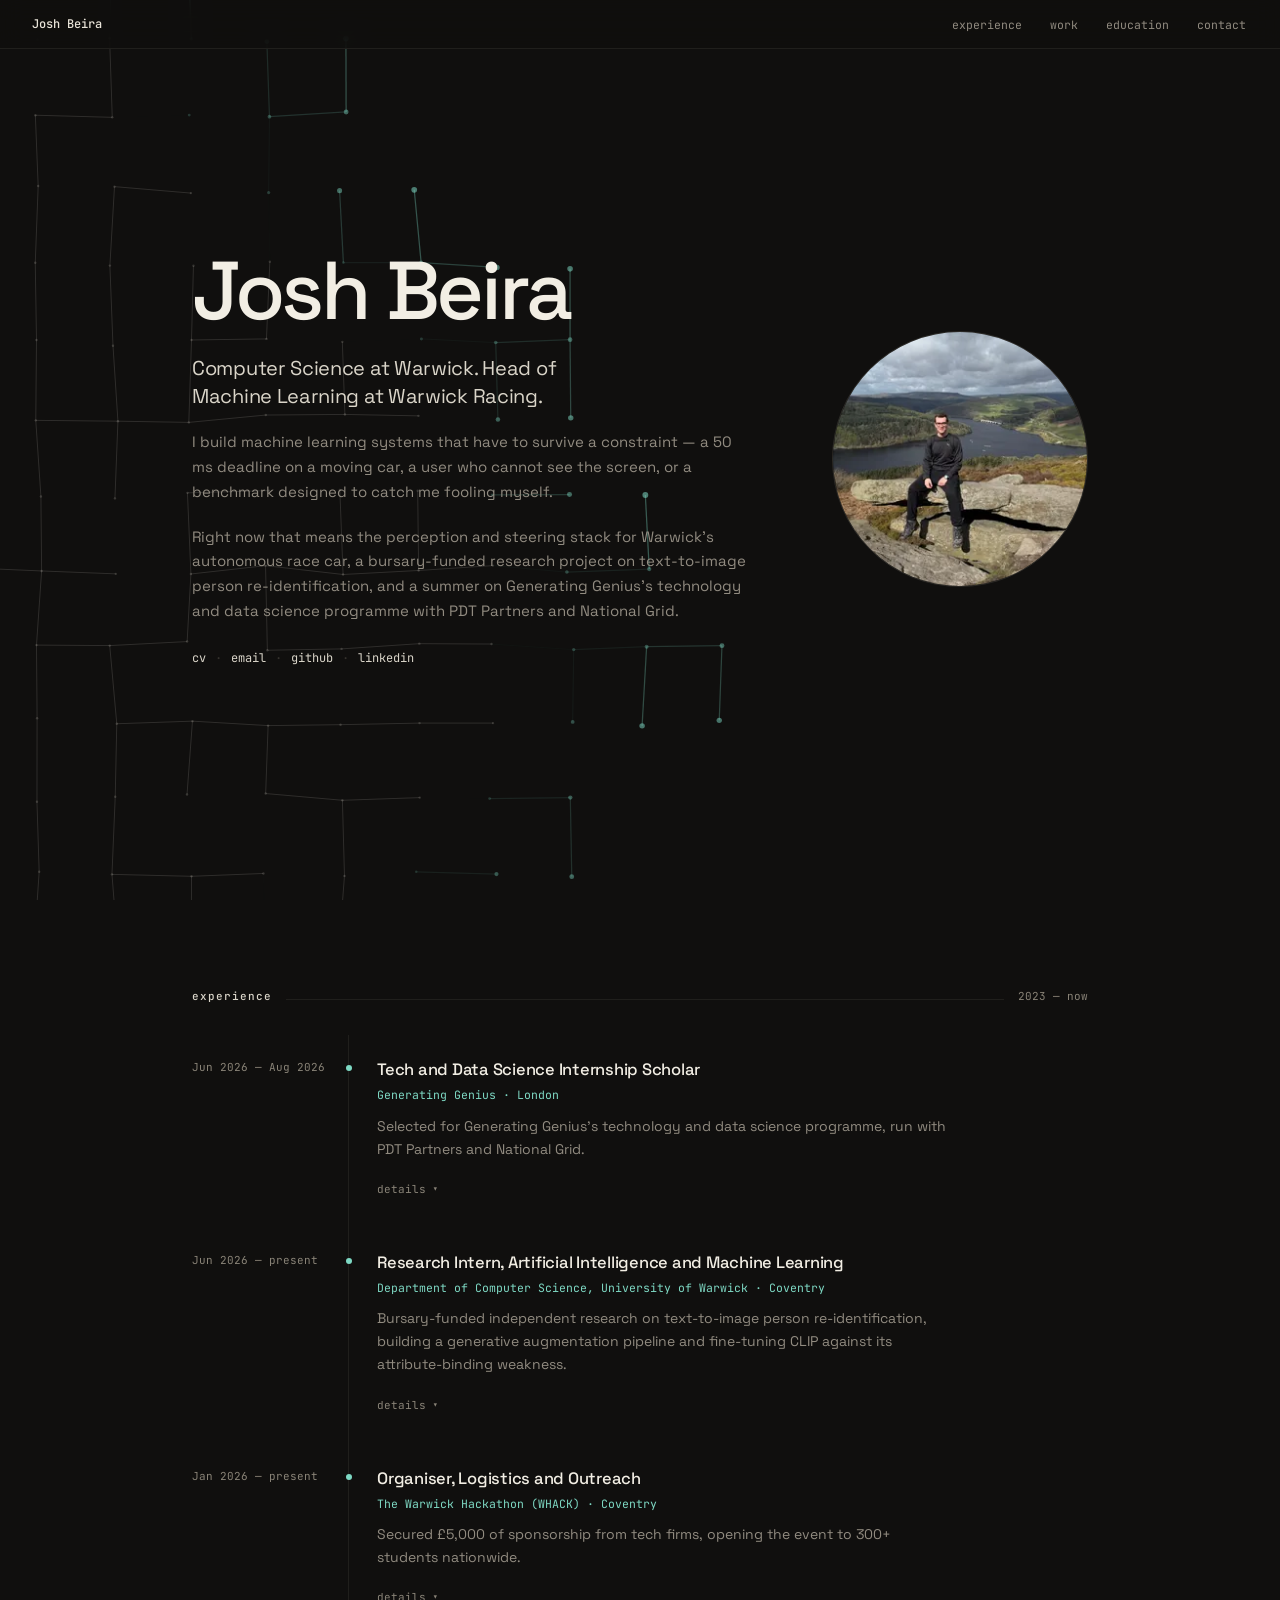
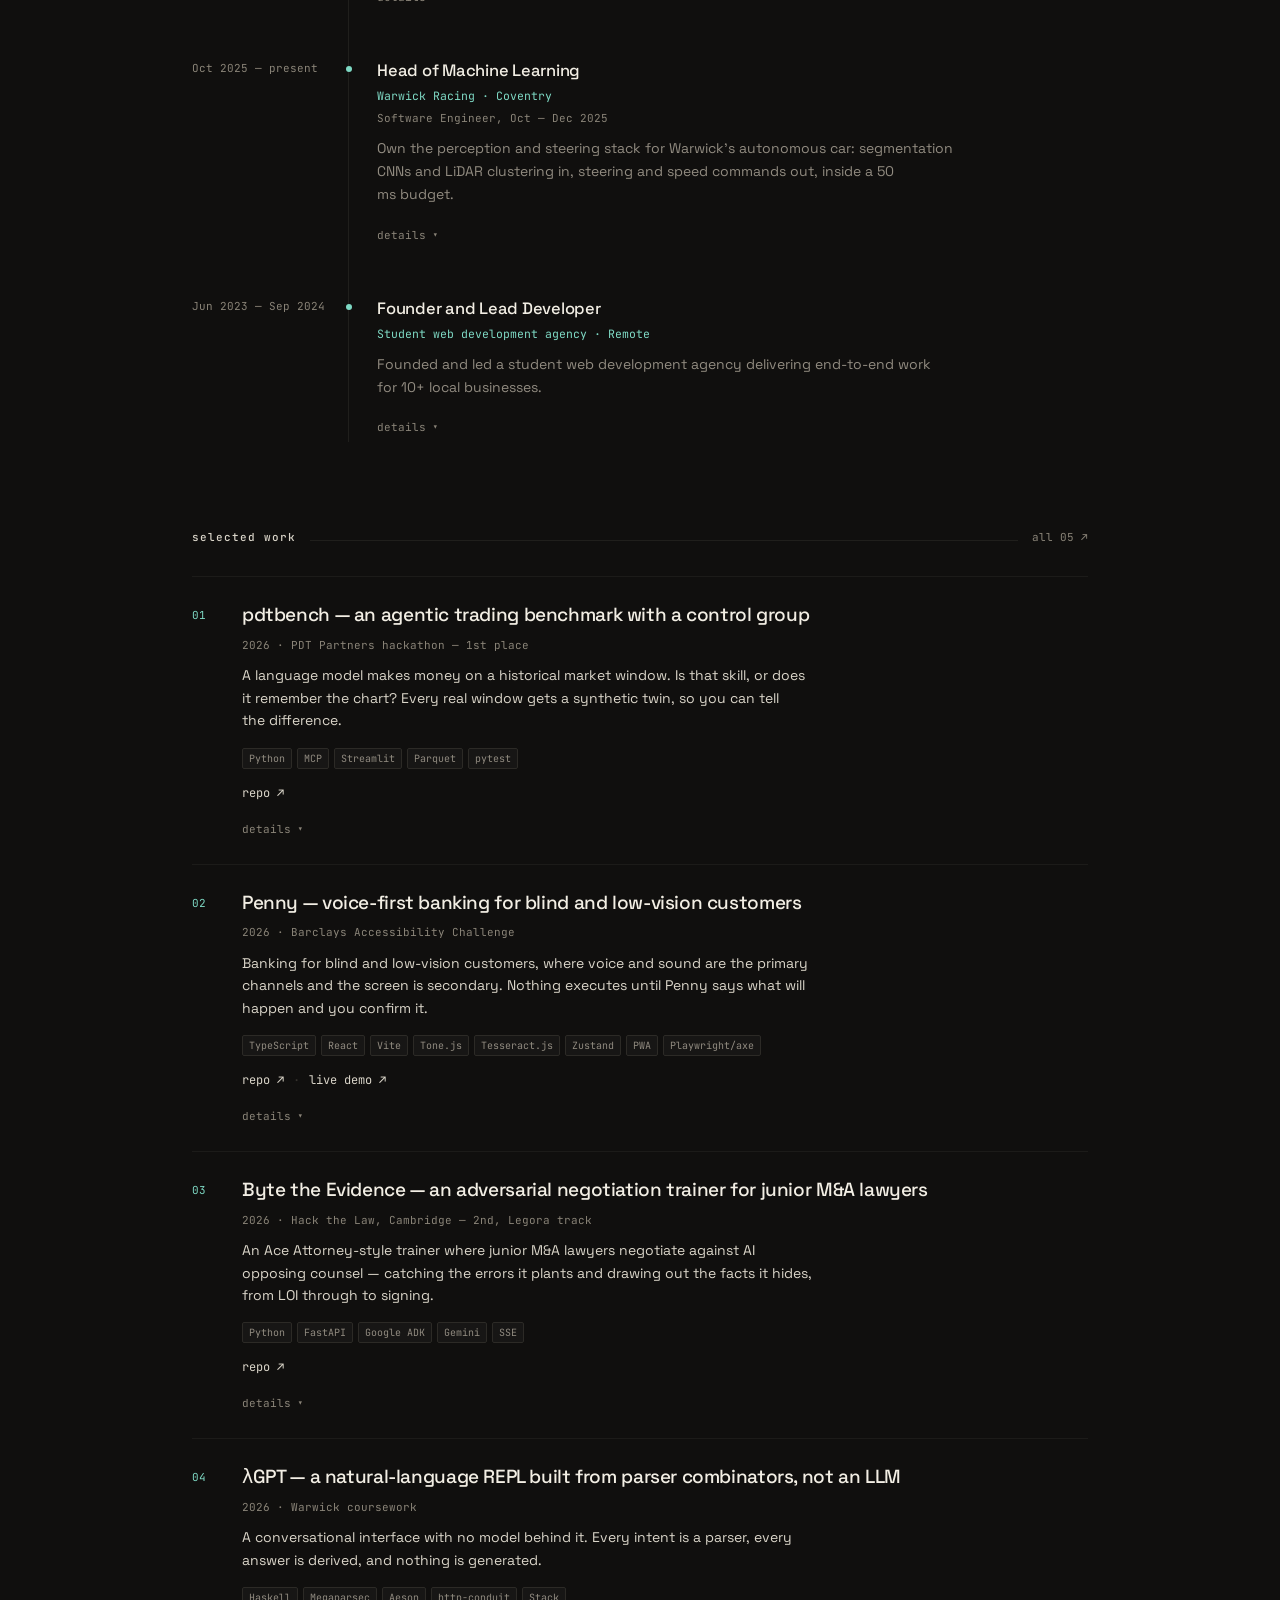
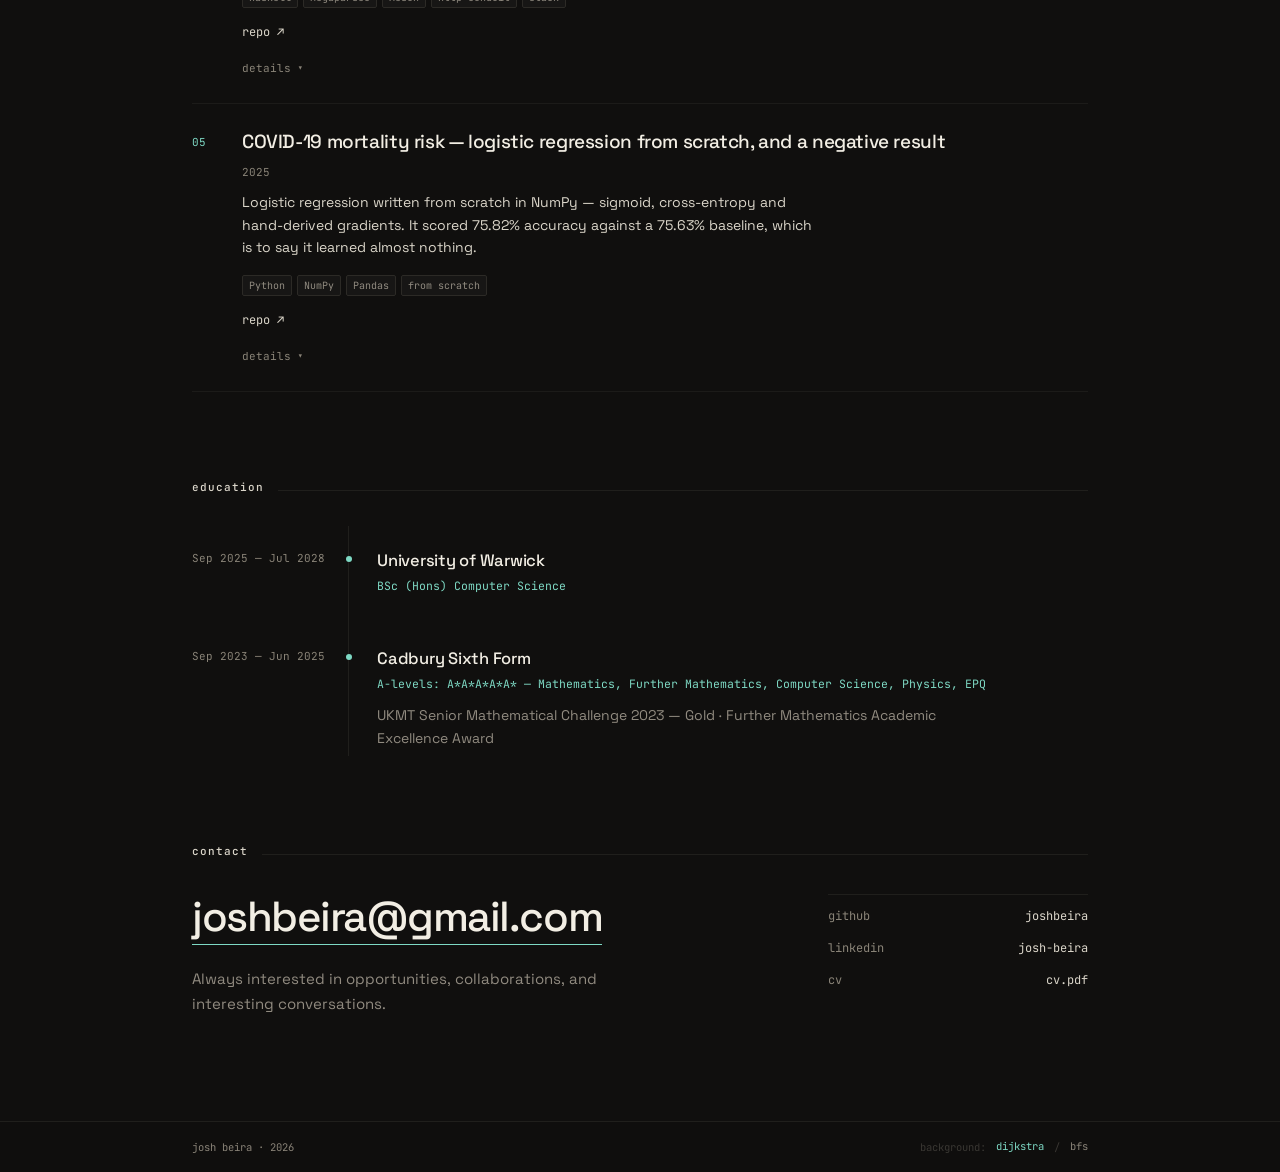
<file: index.html>
<!DOCTYPE html>
<html lang="en-GB">
<head>
<meta charset="utf-8">
<meta name="viewport" content="width=device-width, initial-scale=1">

<title>Josh Beira — machine learning, real-time systems, Warwick CS</title>
<meta name="description" content="Josh Beira — Computer Science at Warwick, Head of Machine Learning at Warwick Racing. Real-time perception, agentic benchmarks, accessible interfaces.">
<meta name="author" content="Josh Beira">
<meta name="robots" content="index, follow, max-image-preview:large, max-snippet:-1, max-video-preview:-1">
<meta name="theme-color" content="#100F0E">
<meta name="color-scheme" content="dark">

<!-- Google Search Console is verified by the file /googled2f802e0fa480847.html, not
     by a tag. That file must stay at the repo root — deleting it revokes access. This
     slot is a fallback if a second method is ever needed. See SEO.md. -->
<!-- <meta name="google-site-verification" content="PASTE_TOKEN_HERE"> -->

<link rel="canonical" href="https://joshbeira.com/">
<meta property="og:url" content="https://joshbeira.com/">
<meta property="og:type" content="website">
<meta property="og:locale" content="en_GB">
<meta property="og:title" content="Josh Beira — machine learning, real-time systems, Warwick CS">
<meta property="og:description" content="Computer Science at Warwick. Head of Machine Learning at Warwick Racing. Real-time perception, agentic benchmarks, accessible interfaces.">
<meta property="og:site_name" content="Josh Beira">
<meta property="og:image" content="https://joshbeira.com/og.png">
<meta property="og:image:width" content="1200">
<meta property="og:image:height" content="630">
<meta property="og:image:alt" content="Josh Beira — machine learning and real-time systems">
<meta name="twitter:card" content="summary_large_image">
<meta name="twitter:title" content="Josh Beira — machine learning, real-time systems, Warwick CS">
<meta name="twitter:description" content="Computer Science at Warwick. Head of Machine Learning at Warwick Racing. Real-time perception, agentic benchmarks, accessible interfaces.">
<meta name="twitter:image" content="https://joshbeira.com/og.png">
<meta name="twitter:image:alt" content="Josh Beira — machine learning and real-time systems">

<link rel="icon" href="/favicon-32.png" sizes="32x32" type="image/png">
<link rel="icon" href="/icon-192.png" sizes="192x192" type="image/png">
<link rel="apple-touch-icon" href="/apple-touch-icon.png">
<link rel="manifest" href="/site.webmanifest">

<link rel="preconnect" href="https://fonts.googleapis.com">
<link rel="preconnect" href="https://fonts.gstatic.com" crossorigin>
<link rel="preload" as="image" type="image/webp" fetchpriority="high"
      imagesrcset="/img/profile-260.webp 1x, /img/profile-520.webp 2x">
<link href="https://fonts.googleapis.com/css2?family=Space+Grotesk:wght@400;500;600&family=JetBrains+Mono:wght@400;500&display=swap" rel="stylesheet">
<link rel="stylesheet" href="styles.css">

<script type="application/ld+json">
{
  "@context": "https://schema.org",
  "@graph": [
    {
      "@type": "Person",
      "@id": "https://joshbeira.com/#person",
      "name": "Josh Beira",
      "givenName": "Josh",
      "familyName": "Beira",
      "url": "https://joshbeira.com/",
      "mainEntityOfPage": "https://joshbeira.com/",
      "image": {
        "@type": "ImageObject",
        "url": "https://joshbeira.com/img/profile-1024.jpg",
        "width": 1024,
        "height": 1024
      },
      "email": "mailto:joshbeira@gmail.com",
      "jobTitle": "Head of Machine Learning, Warwick Racing",
      "description": "Computer Science student at the University of Warwick and Head of Machine Learning at Warwick Racing, working on real-time perception for autonomous racing, text-to-image person re-identification, and agentic benchmarks.",
      "knowsLanguage": "en-GB",
      "nationality": { "@type": "Country", "name": "United Kingdom" },
      "sameAs": [
        "https://github.com/joshbeira",
        "https://linkedin.com/in/josh-beira"
      ],
      "worksFor": {
        "@type": "Organization",
        "name": "Warwick Racing",
        "url": "https://warwickracing.uk/",
        "parentOrganization": {
          "@type": "CollegeOrUniversity",
          "name": "University of Warwick",
          "url": "https://warwick.ac.uk/"
        }
      },
      "affiliation": [
        {
          "@type": "CollegeOrUniversity",
          "name": "University of Warwick",
          "sameAs": "https://en.wikipedia.org/wiki/University_of_Warwick",
          "url": "https://warwick.ac.uk/"
        },
        { "@type": "Organization", "name": "Warwick Racing", "url": "https://warwickracing.uk/" },
        { "@type": "Organization", "name": "The Warwick Hackathon (WHACK)" }
      ],
      "alumniOf": [
        {
          "@type": "CollegeOrUniversity",
          "name": "University of Warwick",
          "url": "https://warwick.ac.uk/"
        },
        { "@type": "EducationalOrganization", "name": "Cadbury Sixth Form", "address": "Birmingham, United Kingdom" }
      ],
      "hasOccupation": {
        "@type": "Occupation",
        "name": "Machine Learning Engineer",
        "occupationalCategory": "15-2051.00",
        "skills": "Computer vision, deep learning, reinforcement learning, real-time perception, LLM agents, software engineering"
      },
      "knowsAbout": [
        "Machine learning",
        "Deep learning",
        "Computer vision",
        "Real-time perception",
        "Autonomous vehicles",
        "Driverless racing",
        "Convolutional neural networks",
        "Semantic segmentation",
        "LiDAR clustering",
        "Sensor fusion",
        "SLAM",
        "Reinforcement learning",
        "Sim-to-real transfer",
        "CLIP",
        "Vision-language models",
        "Text-to-image person re-identification",
        "Stable Diffusion",
        "Generative data augmentation",
        "Large language model agents",
        "Agentic benchmarks",
        "LLM evaluation",
        "Model Context Protocol",
        "Quantitative trading research",
        "Accessibility engineering",
        "Screen-reader-first interfaces",
        "Software engineering",
        "Python",
        "Haskell",
        "TypeScript",
        "React",
        "PyTorch",
        "NumPy",
        "Parser combinators",
        "Functional programming"
      ],
      "award": [
        "1st place, PDT Partners hackathon 2026",
        "2nd place, Legora track, Hack the Law Cambridge 2026",
        "UKMT Senior Mathematical Challenge 2023 — Gold",
        "Further Mathematics Academic Excellence Award",
        "A-levels A*A*A*A*A*"
      ]
    },
    {
      "@type": "WebSite",
      "@id": "https://joshbeira.com/#website",
      "url": "https://joshbeira.com/",
      "name": "Josh Beira",
      "description": "Portfolio of Josh Beira — machine learning, real-time systems and accessible software.",
      "inLanguage": "en-GB",
      "publisher": { "@id": "https://joshbeira.com/#person" },
      "copyrightHolder": { "@id": "https://joshbeira.com/#person" }
    },
    {
      "@type": "ProfilePage",
      "@id": "https://joshbeira.com/#profilepage",
      "url": "https://joshbeira.com/",
      "name": "Josh Beira — machine learning, real-time systems, Warwick CS",
      "isPartOf": { "@id": "https://joshbeira.com/#website" },
      "about": { "@id": "https://joshbeira.com/#person" },
      "mainEntity": { "@id": "https://joshbeira.com/#person" },
      "inLanguage": "en-GB",
      "primaryImageOfPage": "https://joshbeira.com/og.png"
    },
    {
      "@type": "ItemList",
      "@id": "https://joshbeira.com/#selected-work",
      "name": "Selected work by Josh Beira",
      "itemListOrder": "https://schema.org/ItemListOrderDescending",
      "numberOfItems": 5,
      "itemListElement": [
        { "@type": "ListItem", "position": 1, "url": "https://joshbeira.com/work/pdtbench/", "name": "pdtbench — an agentic trading benchmark with a control group" },
        { "@type": "ListItem", "position": 2, "url": "https://joshbeira.com/work/penny/", "name": "Penny — voice-first banking for blind and low-vision customers" },
        { "@type": "ListItem", "position": 3, "url": "https://joshbeira.com/work/byte-the-evidence/", "name": "Byte the Evidence — an adversarial negotiation trainer for junior M&A lawyers" },
        { "@type": "ListItem", "position": 4, "url": "https://joshbeira.com/work/lambdagpt/", "name": "λGPT — a natural-language REPL built from parser combinators" },
        { "@type": "ListItem", "position": 5, "url": "https://joshbeira.com/work/covid-mortality-risk-model/", "name": "COVID-19 mortality risk — logistic regression from scratch, and a negative result" }
      ]
    }
  ]
}
</script>
</head>
<body>

<a class="skip" href="#top">Skip to content</a>

<canvas id="bg" class="bg-canvas" aria-hidden="true"></canvas>

<div class="page">

  <header class="site-header">
    <a class="brand" href="#top">
      <span class="brand__name">Josh Beira</span>
    </a>
    <nav class="nav" aria-label="Sections">
      <a href="#experience">experience</a>
      <a href="#work">work</a>
      <a href="#education">education</a>
      <a href="#contact">contact</a>
    </nav>
  </header>

  <main id="top" class="wrap" tabindex="-1">

    <section class="hero">
      <div class="hero__inner">
        <picture class="hero__pic">
          <source type="image/webp" srcset="/img/profile-260.webp 1x, /img/profile-520.webp 2x">
          <img class="hero__photo" src="/img/profile-260.jpg"
               srcset="/img/profile-260.jpg 1x, /img/profile-520.jpg 2x"
               width="260" height="260" fetchpriority="high" decoding="async"
               alt="Josh Beira, Head of Machine Learning at Warwick Racing">
        </picture>
        <div class="hero__text">
        <h1 class="hero__name">Josh Beira</h1>
        <p class="hero__lead">Computer Science at Warwick. Head of Machine Learning at Warwick Racing.</p>
        <p class="hero__body">I build machine learning systems that have to survive a constraint — a 50 ms deadline on a moving car, a user who cannot see the screen, or a benchmark designed to catch me fooling myself.</p>
        <p class="hero__body">Right now that means the perception and steering stack for Warwick’s autonomous race car, a bursary-funded research project on text-to-image person re-identification, and a summer on Generating Genius’s technology and data science programme with PDT Partners and National Grid.</p>
        <p class="hero__links">
          <a href="/cv.pdf">cv</a>
          <span class="hero__sep" aria-hidden="true">·</span>
          <a href="mailto:joshbeira@gmail.com">email</a>
          <span class="hero__sep" aria-hidden="true">·</span>
          <a href="https://github.com/joshbeira" rel="noopener" target="_blank">github</a>
          <span class="hero__sep" aria-hidden="true">·</span>
          <a href="https://linkedin.com/in/josh-beira" rel="noopener" target="_blank">linkedin</a>
        </p>
        </div>
      </div>
    </section>

    <section id="experience" class="section">
      <div class="section__head">
        <h2>experience</h2>
        <span class="section__rule" aria-hidden="true"></span>
        <span class="section__count">2023 — now</span>
      </div>

      <div class="timeline">

        <article class="tl-item">
          <p class="tl-when"><time datetime="2026-06">Jun 2026</time> — <time datetime="2026-08">Aug 2026</time></p>
          <div class="tl-body">
            <span class="tl-dot" aria-hidden="true"></span>
            <h3 class="tl-role">Tech and Data Science Internship Scholar</h3>
            <p class="tl-org">Generating Genius · London</p>
            <p class="tl-item__summary">Selected for Generating Genius’s technology and data science programme, run with PDT Partners and National Grid.</p>
            <details class="disclose">
              <summary>details<span class="disclose__caret" aria-hidden="true">▾</span></summary>
              <div class="disclose__panel">
                <!-- TODO(josh): add the selectivity of the Generating Genius programme as the opening sentence of this panel, e.g. “One of N places from M applicants.” The figure previously here was a placeholder, not a real number. -->
                <p class="tl-note">Built pdtbench at the PDT hackathon: an agentic trading benchmark that separates a model’s trading skill from its memory of the chart.</p>
              </div>
            </details>
          </div>
        </article>

        <article class="tl-item">
          <p class="tl-when"><time datetime="2026-06">Jun 2026</time> — present</p>
          <div class="tl-body">
            <span class="tl-dot" aria-hidden="true"></span>
            <h3 class="tl-role">Research Intern, Artificial Intelligence and Machine Learning</h3>
            <p class="tl-org">Department of Computer Science, University of Warwick · Coventry</p>
            <p class="tl-item__summary">Bursary-funded independent research on text-to-image person re-identification, building a generative augmentation pipeline and fine-tuning CLIP against its attribute-binding weakness.</p>
            <details class="disclose">
              <summary>details<span class="disclose__caret" aria-hidden="true">▾</span></summary>
              <div class="disclose__panel">
                <p class="tl-note">Engineered a generative data augmentation pipeline that uses Stable Diffusion to replace image backgrounds and isolate subjects, producing a lower-noise training set. Fine-tuned CLIP on it with custom loss functions and benchmarked against published baselines on CUHK-PEDES.</p>
                <!-- TODO(josh): add the research result as a final sentence — Rank-1 and mAP against the CLIP baseline, ideally on colour-perturbed queries. Do not restore the previous sentence: it claimed to have “discovered and proved” CLIP’s attribute-binding weakness, which is a published result (Yuksekgonul et al., ICLR 2023), contained four spelling and grammar errors, and conflated colour sensitivity with the bag-of-words problem. -->
              </div>
            </details>
          </div>
        </article>

        <article class="tl-item">
          <p class="tl-when"><time datetime="2026-01">Jan 2026</time> — present</p>
          <div class="tl-body">
            <span class="tl-dot" aria-hidden="true"></span>
            <h3 class="tl-role">Organiser, Logistics and Outreach</h3>
            <p class="tl-org">The Warwick Hackathon (WHACK) · Coventry</p>
            <p class="tl-item__summary">Secured £5,000 of sponsorship from tech firms, opening the event to 300+ students nationwide.</p>
            <details class="disclose">
              <summary>details<span class="disclose__caret" aria-hidden="true">▾</span></summary>
              <div class="disclose__panel">
                <p class="tl-note">Ran venues, power and logistics with university stakeholders.</p>
                <p class="tl-note">Competed the year before: led a four-person team to build an AI finance assistant for contract analysis and financial literacy, orchestrating parallel Gemini 2.5 Pro agents through asynchronous workflows to cut end-to-end latency, and demoed it to non-technical judges.</p>
              </div>
            </details>
          </div>
        </article>

        <article class="tl-item">
          <p class="tl-when"><time datetime="2025-10">Oct 2025</time> — present</p>
          <div class="tl-body">
            <span class="tl-dot" aria-hidden="true"></span>
            <h3 class="tl-role">Head of Machine Learning</h3>
            <p class="tl-org">Warwick Racing · Coventry</p>
            <p class="tl-item__prior">Software Engineer, <time datetime="2025-10">Oct</time> — <time datetime="2025-12">Dec 2025</time></p>
            <p class="tl-item__summary">Own the perception and steering stack for Warwick’s autonomous car: segmentation CNNs and LiDAR clustering in, steering and speed commands out, inside a 50 ms budget.</p>
            <details class="disclose">
              <summary>details<span class="disclose__caret" aria-hidden="true">▾</span></summary>
              <div class="disclose__panel">
                <ul class="work-row__bullets">
                  <li>Built the perception stack: segmentation CNNs detect track cones from onboard camera data, with LiDAR clustering fused in for robust multi-sensor localisation.<!-- TODO(josh): add the perception result as metric, baseline and value from the real W&B runs, e.g. “Adding LiDAR clustering raised cone-detection mAP@0.5 from A to B on N held-out frames.” The figures previously here (0.71 → 0.84, 2,400 frames) were placeholders, not measurements. --></li>
                  <li>Trained reinforcement learning and supervised steering models in closed-loop simulation, focused on sample efficiency and sim-to-real transfer.<!-- TODO(josh): add the steering result as metric, baseline and value from the real runs. The figures previously here (0.42 m → 0.28 m, 150 laps) were placeholders, not measurements. --></li>
                  <li>Integrated SLAM and sensor-fusion outputs into the motion control loop, working with the electrical and mechanical sub-teams to turn perception into steering and speed commands inside a 50 ms frame-to-actuation budget.</li>
                  <li>Ran the workflow end to end: dataset pipelines, evaluation against precision/recall, IoU and reward curves, Docker packaging, and design reviews across a large cross-functional team.</li>
                </ul>
              </div>
            </details>
          </div>
        </article>

        <article class="tl-item">
          <p class="tl-when"><time datetime="2023-06">Jun 2023</time> — <time datetime="2024-09">Sep 2024</time></p>
          <div class="tl-body">
            <span class="tl-dot" aria-hidden="true"></span>
            <h3 class="tl-role">Founder and Lead Developer</h3>
            <p class="tl-org">Student web development agency · Remote</p>
            <p class="tl-item__summary">Founded and led a student web development agency delivering end-to-end work for 10+ local businesses.</p>
            <details class="disclose">
              <summary>details<span class="disclose__caret" aria-hidden="true">▾</span></summary>
              <div class="disclose__panel">
                <p class="tl-note">Led a cross-functional team across frontend, backend, database and marketing. Owned the full lifecycle from client consultation and requirements gathering through deployment and maintenance, and was the client-facing point of contact translating business requirements into technical specifications.</p>
              </div>
            </details>
          </div>
        </article>

      </div>
    </section>

    <section id="work" class="section">
      <div class="section__head">
        <h2>selected work</h2>
        <span class="section__rule" aria-hidden="true"></span>
        <a class="section__count" href="/work/">all 05 ↗</a>
      </div>

      <article class="work-row">
        <span class="work-row__num" aria-hidden="true">01</span>
        <div class="work-row__body">
          <h3 class="work-row__title"><a href="/work/pdtbench/">pdtbench — an agentic trading benchmark with a control group</a></h3>
          <p class="work-row__meta">2026 · PDT Partners hackathon — 1st place</p>
          <p class="work-row__summary">A language model makes money on a historical market window. Is that skill, or does it remember the chart? Every real window gets a synthetic twin, so you can tell the difference.</p>
          <p class="work-row__tags">
            <span class="work-row__tag">Python</span>
            <span class="work-row__tag">MCP</span>
            <span class="work-row__tag">Streamlit</span>
            <span class="work-row__tag">Parquet</span>
            <span class="work-row__tag">pytest</span>
          </p>
          <p class="work-row__links">
            <a href="https://github.com/joshbeira/Agentic-Trading-Benchmark-PDT-Hackathon-" rel="noopener" target="_blank">repo ↗</a>
          </p>
          <details class="disclose">
            <summary>details<span class="disclose__caret" aria-hidden="true">▾</span></summary>
            <div class="disclose__panel">
              <ul class="work-row__bullets">
                <li>Every real window is paired with a synthetic twin — matched on total return (±3pp), volatility (±15%) and regime, so the trade to make is identical and only the identity differs. Beating the real window by more than its twin is the edge.</li>
                <li>Regressing that gap against how often the model can name the window turns “is this memorisation?” into a slope you can measure.</li>
                <li>The engine fills at the next unseen open and a read-audit test makes look-ahead impossible by construction. Baselines and the agent enter through the same in-process MCP server, so fee parity holds by construction rather than by assertion.</li>
                <li>Sharpe is floored at 0.25 × buy-and-hold daily volatility, because plain Sharpe on a mostly-cash account rewards deploying 1% of capital for two lucky days. An agent that never trades scores exactly zero.</li>
                <li>218 tests, none touching the network.</li>
                <li>Environment, baselines and analysis complete; the live model batch is the next step.</li>
              </ul>
            </div>
          </details>
        </div>
      </article>

      <article class="work-row">
        <span class="work-row__num" aria-hidden="true">02</span>
        <div class="work-row__body">
          <h3 class="work-row__title"><a href="/work/penny/">Penny — voice-first banking for blind and low-vision customers</a></h3>
          <p class="work-row__meta">2026 · Barclays Accessibility Challenge</p>
          <p class="work-row__summary">Banking for blind and low-vision customers, where voice and sound are the primary channels and the screen is secondary. Nothing executes until Penny says what will happen and you confirm it.</p>
          <p class="work-row__tags">
            <span class="work-row__tag">TypeScript</span>
            <span class="work-row__tag">React</span>
            <span class="work-row__tag">Vite</span>
            <span class="work-row__tag">Tone.js</span>
            <span class="work-row__tag">Tesseract.js</span>
            <span class="work-row__tag">Zustand</span>
            <span class="work-row__tag">PWA</span>
            <span class="work-row__tag">Playwright/axe</span>
          </p>
          <p class="work-row__links">
            <a href="https://github.com/joshbeira/Penny" rel="noopener" target="_blank">repo ↗</a>
            <span class="hero__sep" aria-hidden="true">·</span>
            <a href="https://hey-penny.vercel.app" rel="noopener" target="_blank">live demo ↗</a>
          </p>
          <details class="disclose">
            <summary>details<span class="disclose__caret" aria-hidden="true">▾</span></summary>
            <div class="disclose__panel">
              <ul class="work-row__bullets">
                <li><strong>Read-Back Rule</strong>: nothing executes until Penny states exactly what will happen and is confirmed. Every completed action writes a hash-chained, tamper-evident receipt.</li>
                <li><strong>Post Box</strong>: photograph a letter, mask the sensitive digits on-device with Tesseract before anything leaves the phone, then hear it read back as a summary, verbatim, or explained — and act on it in the same flow.</li>
                <li><strong>Layout Lock</strong>, a Playwright + axe CI gate that fails the build if the accessibility tree changes without a migration flag. The accessibility contract is enforced by the pipeline, not by remembering.</li>
                <li>Account health is a two-second earcon rather than a number, and the week’s spending plays as a five-second stereo sonification. Quiet Mode swaps speech for high-contrast cards and three named haptic patterns.</li>
                <li>Runs fully offline: no key, no network, no crash — the demo works in airplane mode.</li>
              </ul>
            </div>
          </details>
        </div>
      </article>

      <article class="work-row">
        <span class="work-row__num" aria-hidden="true">03</span>
        <div class="work-row__body">
          <h3 class="work-row__title"><a href="/work/byte-the-evidence/">Byte the Evidence — an adversarial negotiation trainer for junior M&amp;A lawyers</a></h3>
          <p class="work-row__meta">2026 · Hack the Law, Cambridge — 2nd, Legora track</p>
          <p class="work-row__summary">An Ace Attorney-style trainer where junior M&amp;A lawyers negotiate against AI opposing counsel — catching the errors it plants and drawing out the facts it hides, from LOI through to signing.</p>
          <p class="work-row__tags">
            <span class="work-row__tag">Python</span>
            <span class="work-row__tag">FastAPI</span>
            <span class="work-row__tag">Google ADK</span>
            <span class="work-row__tag">Gemini</span>
            <span class="work-row__tag">SSE</span>
          </p>
          <p class="work-row__links">
            <a href="https://github.com/joshbeira/byte-the-evidence-sol2" rel="noopener" target="_blank">repo ↗</a>
          </p>
          <details class="disclose">
            <summary>details<span class="disclose__caret" aria-hidden="true">▾</span></summary>
            <div class="disclose__panel">
              <ul class="work-row__bullets">
                <li>Four Google ADK agents behind one session: a persona-driven negotiator that plants legal errors and guards hidden facts, an adjudicator scoring every turn, a phase-boundary coach, and a final evaluator producing per-clause grades and a debrief of everything you missed.</li>
                <li>Catching a planted error, or drawing out a fact the other side is hiding, is the scoring mechanic — so the trainer rewards the actual skill rather than fluency.</li>
                <li><code>MOCK_LLM=1</code> returns canned responses for the whole agent graph, so the demo never depended on an API key or a rate limit holding up on the day.</li>
              </ul>
            </div>
          </details>
        </div>
      </article>

      <article class="work-row">
        <span class="work-row__num" aria-hidden="true">04</span>
        <div class="work-row__body">
          <h3 class="work-row__title"><a href="/work/lambdagpt/">λGPT — a natural-language REPL built from parser combinators, not an LLM</a></h3>
          <p class="work-row__meta">2026 · Warwick coursework</p>
          <p class="work-row__summary">A conversational interface with no model behind it. Every intent is a parser, every answer is derived, and nothing is generated.</p>
          <p class="work-row__tags">
            <span class="work-row__tag">Haskell</span>
            <span class="work-row__tag">Megaparsec</span>
            <span class="work-row__tag">Aeson</span>
            <span class="work-row__tag">http-conduit</span>
            <span class="work-row__tag">Stack</span>
          </p>
          <p class="work-row__links">
            <a href="https://github.com/joshbeira/LambdaGPT" rel="noopener" target="_blank">repo ↗</a>
          </p>
          <details class="disclose">
            <summary>details<span class="disclose__caret" aria-hidden="true">▾</span></summary>
            <div class="disclose__panel">
              <ul class="work-row__bullets">
                <li>Megaparsec’s <code>try</code> lets the parser backtrack between “what is two plus two” and “what is the weather like today” without consuming input; <code>string'</code> and <code>optional</code> make it case-insensitive and tolerant of trailing punctuation, so valid input doesn’t fail on a missing question mark.</li>
                <li>Arithmetic is evaluated over an AST with a <code>foldl</code> accumulator for left-to-right natural-language precedence. <code>evaluateExpr</code> returns <code>Either String Int</code>, so referencing “that” before any maths has happened is an error value rather than a runtime crash.</li>
                <li>Went past the spec with a live Open-Meteo forecast, isolated in its own module and fetched with <code>httpJSONEither</code> — a dropped network returns a polite string instead of killing the REPL. Keyless by choice, so it can’t fail on someone else’s rate limit.</li>
                <li>Memory is an explicit association list threaded through the loop by tail recursion rather than a <code>StateT</code> transformer over IO — less machinery, same guarantee.</li>
              </ul>
            </div>
          </details>
        </div>
      </article>

      <article class="work-row">
        <span class="work-row__num" aria-hidden="true">05</span>
        <div class="work-row__body">
          <h3 class="work-row__title"><a href="/work/covid-mortality-risk-model/">COVID-19 mortality risk — logistic regression from scratch, and a negative result</a></h3>
          <p class="work-row__meta">2025</p>
          <p class="work-row__summary">Logistic regression written from scratch in NumPy — sigmoid, cross-entropy and hand-derived gradients. It scored 75.82% accuracy against a 75.63% baseline, which is to say it learned almost nothing.</p>
          <p class="work-row__tags">
            <span class="work-row__tag">Python</span>
            <span class="work-row__tag">NumPy</span>
            <span class="work-row__tag">Pandas</span>
            <span class="work-row__tag">from scratch</span>
          </p>
          <p class="work-row__links">
            <a href="https://github.com/joshbeira/COVID-Mortality-Risk-Model" rel="noopener" target="_blank">repo ↗</a>
          </p>
          <details class="disclose">
            <summary>details<span class="disclose__caret" aria-hidden="true">▾</span></summary>
            <div class="disclose__panel">
              <ul class="work-row__bullets">
                <li>No scikit-learn in the model — the cost function and both partial derivatives are hand-derived, <code>StandardScaler</code> is the only thing borrowed, and only because unscaled age dominates the gradient and skews the cost surface.</li>
                <li><strong>75.82% accuracy against a 75.63% majority-class baseline.</strong> Recall 2.35%: it found 27 of 1,148 deaths. On the metric that matters clinically it had learned almost nothing.</li>
                <li>Diagnosed rather than buried: severe class imbalance, no class weighting, threshold left at 0.5. Written up in the README as unsuitable for clinical use, because it is.</li>
              </ul>
            </div>
          </details>
        </div>
      </article>

      <div class="list-end" aria-hidden="true"></div>
    </section>

    <section id="education" class="section">
      <div class="section__head">
        <h2>education</h2>
        <span class="section__rule" aria-hidden="true"></span>
      </div>

      <div class="timeline">

        <article class="tl-item">
          <p class="tl-when"><time datetime="2025-09">Sep 2025</time> — <time datetime="2028-07">Jul 2028</time></p>
          <div class="tl-body">
            <span class="tl-dot" aria-hidden="true"></span>
            <h3 class="tl-role">University of Warwick</h3>
            <p class="tl-org">BSc (Hons) Computer Science</p>
            <!-- TODO(josh): first-year result at Warwick. Add it here only if it is a First, as "First class, year one". If it is not a First, leave this out permanently and delete this TODO. -->
          </div>
        </article>

        <article class="tl-item">
          <p class="tl-when"><time datetime="2023-09">Sep 2023</time> — <time datetime="2025-06">Jun 2025</time></p>
          <div class="tl-body">
            <span class="tl-dot" aria-hidden="true"></span>
            <h3 class="tl-role">Cadbury Sixth Form</h3>
            <p class="tl-org">A-levels: A*A*A*A*A* — Mathematics, Further Mathematics, Computer Science, Physics, EPQ</p>
            <p class="tl-note">UKMT Senior Mathematical Challenge 2023 — Gold · Further Mathematics Academic Excellence Award</p>
          </div>
        </article>

      </div>
    </section>

    <section id="contact" class="section section--contact">
      <div class="section__head section__head--wide">
        <h2>contact</h2>
        <span class="section__rule" aria-hidden="true"></span>
      </div>
      <div class="contact-grid">
        <div class="contact-main">
          <a class="contact-email" href="mailto:joshbeira@gmail.com">joshbeira@gmail.com</a>
          <p class="contact-note">Always interested in opportunities, collaborations, and interesting conversations.</p>
        </div>
        <div class="contact-links">
          <span class="contact-links__rule" aria-hidden="true"></span>
          <a href="https://github.com/joshbeira" rel="me noopener" target="_blank"><span class="contact-links__key">github</span><span>joshbeira</span></a>
          <a href="https://linkedin.com/in/josh-beira" rel="me noopener" target="_blank"><span class="contact-links__key">linkedin</span><span>josh-beira</span></a>
          <a href="/cv.pdf"><span class="contact-links__key">cv</span><span>cv.pdf</span></a>
        </div>
      </div>
    </section>

  </main>

  <footer class="site-footer">
    <div class="site-footer__inner">
      <span>josh beira · 2026</span>
      <span class="bg-toggle" role="group" aria-label="Background animation">
        <span class="bg-toggle__label">background:</span>
        <button type="button" class="bg-btn is-on" data-bg-mode="lattice" aria-pressed="true">dijkstra</button>
        <span class="bg-toggle__sep" aria-hidden="true">/</span>
        <button type="button" class="bg-btn" data-bg-mode="wavefront" aria-pressed="false">bfs</button>
      </span>
    </div>
  </footer>

</div>

<script src="scripts/background.js" defer></script>
</body>
</html>
</file>
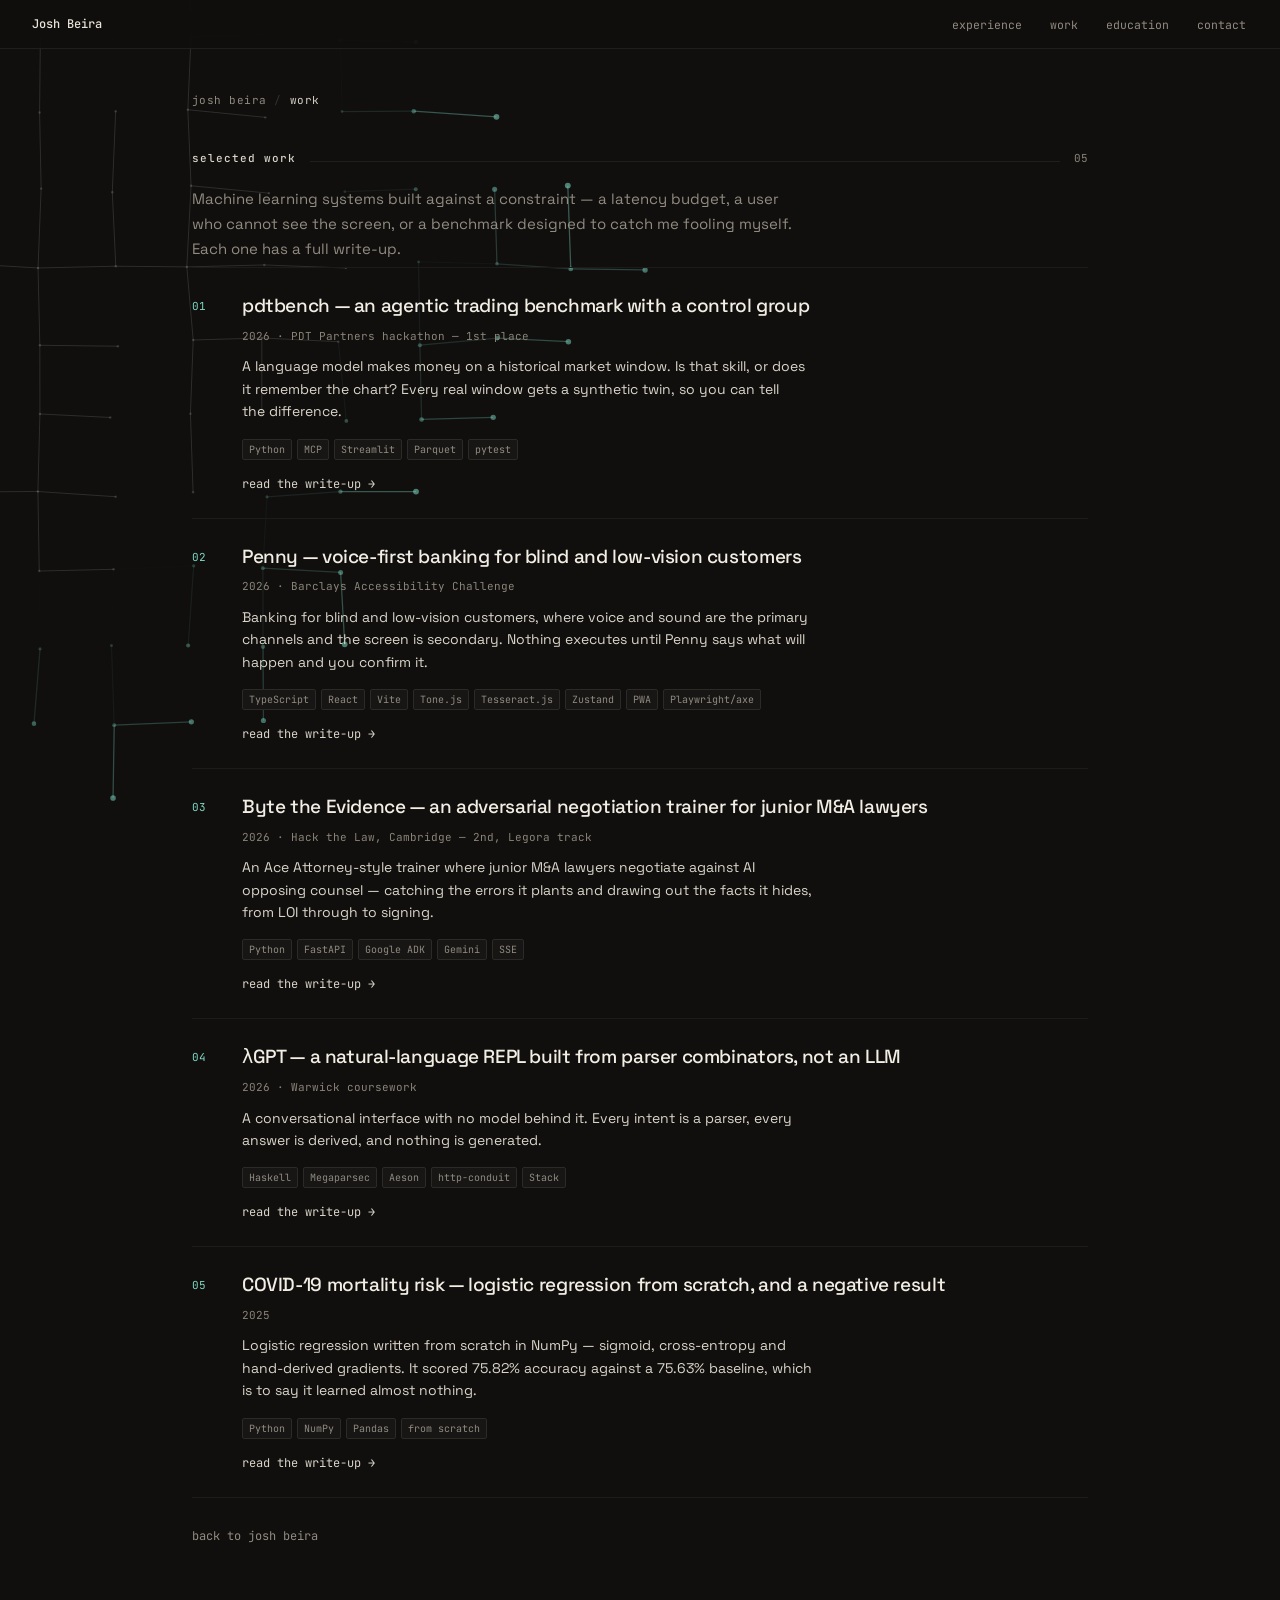
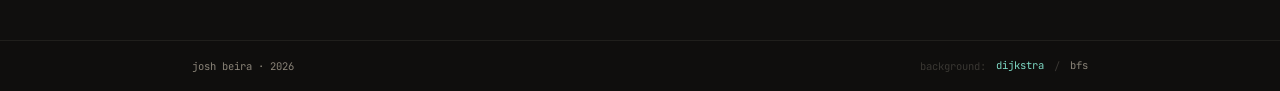
<file: work/index.html>
<!DOCTYPE html>
<html lang="en-GB">
<head>
<meta charset="utf-8">
<meta name="viewport" content="width=device-width, initial-scale=1">

<title>Work — machine learning, agents and accessibility | Josh Beira</title>
<meta name="description" content="Five projects by Josh Beira: an agentic trading benchmark, voice-first accessible banking, a legal negotiation trainer, and a Haskell natural-language REPL.">
<meta name="author" content="Josh Beira">
<meta name="robots" content="index, follow, max-image-preview:large, max-snippet:-1">
<meta name="theme-color" content="#100F0E">
<meta name="color-scheme" content="dark">

<link rel="canonical" href="https://joshbeira.com/work/">
<meta property="og:url" content="https://joshbeira.com/work/">
<meta property="og:type" content="website">
<meta property="og:locale" content="en_GB">
<meta property="og:title" content="Work — machine learning, agents and accessibility | Josh Beira">
<meta property="og:description" content="Five projects by Josh Beira: an agentic trading benchmark, voice-first accessible banking, a legal negotiation trainer, and a Haskell natural-language REPL.">
<meta property="og:site_name" content="Josh Beira">
<meta property="og:image" content="https://joshbeira.com/og.png">
<meta property="og:image:width" content="1200">
<meta property="og:image:height" content="630">
<meta property="og:image:alt" content="Josh Beira — machine learning and real-time systems">
<meta name="twitter:card" content="summary_large_image">
<meta name="twitter:title" content="Work — machine learning, agents and accessibility | Josh Beira">
<meta name="twitter:description" content="Five projects by Josh Beira: an agentic trading benchmark, voice-first accessible banking, a legal negotiation trainer, and a Haskell natural-language REPL.">
<meta name="twitter:image" content="https://joshbeira.com/og.png">

<link rel="icon" href="/favicon-32.png" sizes="32x32" type="image/png">
<link rel="icon" href="/icon-192.png" sizes="192x192" type="image/png">
<link rel="apple-touch-icon" href="/apple-touch-icon.png">
<link rel="manifest" href="/site.webmanifest">

<link rel="preconnect" href="https://fonts.googleapis.com">
<link rel="preconnect" href="https://fonts.gstatic.com" crossorigin>
<link href="https://fonts.googleapis.com/css2?family=Space+Grotesk:wght@400;500;600&family=JetBrains+Mono:wght@400;500&display=swap" rel="stylesheet">
<link rel="stylesheet" href="/styles.css">

<script type="application/ld+json">
{
  "@context": "https://schema.org",
  "@graph": [
    {
      "@type": "Person",
      "@id": "https://joshbeira.com/#person",
      "name": "Josh Beira",
      "url": "https://joshbeira.com/",
      "sameAs": [
        "https://github.com/joshbeira",
        "https://linkedin.com/in/josh-beira"
      ]
    },
    {
      "@type": "WebSite",
      "@id": "https://joshbeira.com/#website",
      "url": "https://joshbeira.com/",
      "name": "Josh Beira",
      "inLanguage": "en-GB",
      "publisher": {
        "@id": "https://joshbeira.com/#person"
      }
    },
    {
      "@type": "BreadcrumbList",
      "itemListElement": [
        {
          "@type": "ListItem",
          "position": 1,
          "name": "josh beira",
          "item": "https://joshbeira.com/"
        },
        {
          "@type": "ListItem",
          "position": 2,
          "name": "work"
        }
      ]
    },
    {
      "@type": "CollectionPage",
      "@id": "https://joshbeira.com/work/#webpage",
      "url": "https://joshbeira.com/work/",
      "name": "Work — machine learning, agents and accessibility | Josh Beira",
      "description": "Five projects by Josh Beira: an agentic trading benchmark, voice-first accessible banking, a legal negotiation trainer, and a Haskell natural-language REPL.",
      "inLanguage": "en-GB",
      "isPartOf": {
        "@id": "https://joshbeira.com/#website"
      },
      "about": {
        "@id": "https://joshbeira.com/#person"
      },
      "mainEntity": {
        "@id": "https://joshbeira.com/#selected-work"
      }
    },
    {
      "@type": "ItemList",
      "@id": "https://joshbeira.com/#selected-work",
      "name": "Selected work by Josh Beira",
      "numberOfItems": 5,
      "itemListElement": [
        {
          "@type": "ListItem",
          "position": 1,
          "url": "https://joshbeira.com/work/pdtbench/",
          "name": "pdtbench — an agentic trading benchmark with a control group"
        },
        {
          "@type": "ListItem",
          "position": 2,
          "url": "https://joshbeira.com/work/penny/",
          "name": "Penny — voice-first banking for blind and low-vision customers"
        },
        {
          "@type": "ListItem",
          "position": 3,
          "url": "https://joshbeira.com/work/byte-the-evidence/",
          "name": "Byte the Evidence — an adversarial negotiation trainer for junior M&A lawyers"
        },
        {
          "@type": "ListItem",
          "position": 4,
          "url": "https://joshbeira.com/work/lambdagpt/",
          "name": "λGPT — a natural-language REPL built from parser combinators, not an LLM"
        },
        {
          "@type": "ListItem",
          "position": 5,
          "url": "https://joshbeira.com/work/covid-mortality-risk-model/",
          "name": "COVID-19 mortality risk — logistic regression from scratch, and a negative result"
        }
      ]
    }
  ]
}
</script>
</head>
<body>

<a class="skip" href="#top">Skip to content</a>
<canvas id="bg" class="bg-canvas" aria-hidden="true"></canvas>

<div class="page">

  <header class="site-header">
    <a class="brand" href="/">
      <span class="brand__name">Josh Beira</span>
    </a>
    <nav class="nav" aria-label="Sections">
      <a href="/#experience">experience</a>
      <a href="/work/">work</a>
      <a href="/#education">education</a>
      <a href="/#contact">contact</a>
    </nav>
  </header>

  <main id="top" class="wrap" tabindex="-1">
    <nav class="crumbs" aria-label="Breadcrumb">
      <ol>
        <li><a href="/">josh beira</a></li>
        <li aria-current="page">work</li>
      </ol>
    </nav>

    <section class="section section--hub">
      <div class="section__head">
        <h1>selected work</h1>
        <span class="section__rule" aria-hidden="true"></span>
        <span class="section__count">05</span>
      </div>
      <p class="hub__intro">Machine learning systems built against a constraint — a latency budget, a user who cannot see the screen, or a benchmark designed to catch me fooling myself. Each one has a full write-up.</p>

      <article class="work-row">
        <span class="work-row__num" aria-hidden="true">01</span>
        <div class="work-row__body">
          <h2 class="work-row__title"><a href="/work/pdtbench/">pdtbench — an agentic trading benchmark with a control group</a></h2>
          <p class="work-row__meta">2026 · PDT Partners hackathon — 1st place</p>
          <p class="work-row__summary">A language model makes money on a historical market window. Is that skill, or does it remember the chart? Every real window gets a synthetic twin, so you can tell the difference.</p>
          <p class="work-row__tags"><span class="work-row__tag">Python</span><span class="work-row__tag">MCP</span><span class="work-row__tag">Streamlit</span><span class="work-row__tag">Parquet</span><span class="work-row__tag">pytest</span></p>
          <p class="work-row__links"><a href="/work/pdtbench/">read the write-up →</a></p>
        </div>
      </article>

      <article class="work-row">
        <span class="work-row__num" aria-hidden="true">02</span>
        <div class="work-row__body">
          <h2 class="work-row__title"><a href="/work/penny/">Penny — voice-first banking for blind and low-vision customers</a></h2>
          <p class="work-row__meta">2026 · Barclays Accessibility Challenge</p>
          <p class="work-row__summary">Banking for blind and low-vision customers, where voice and sound are the primary channels and the screen is secondary. Nothing executes until Penny says what will happen and you confirm it.</p>
          <p class="work-row__tags"><span class="work-row__tag">TypeScript</span><span class="work-row__tag">React</span><span class="work-row__tag">Vite</span><span class="work-row__tag">Tone.js</span><span class="work-row__tag">Tesseract.js</span><span class="work-row__tag">Zustand</span><span class="work-row__tag">PWA</span><span class="work-row__tag">Playwright/axe</span></p>
          <p class="work-row__links"><a href="/work/penny/">read the write-up →</a></p>
        </div>
      </article>

      <article class="work-row">
        <span class="work-row__num" aria-hidden="true">03</span>
        <div class="work-row__body">
          <h2 class="work-row__title"><a href="/work/byte-the-evidence/">Byte the Evidence — an adversarial negotiation trainer for junior M&amp;A lawyers</a></h2>
          <p class="work-row__meta">2026 · Hack the Law, Cambridge — 2nd, Legora track</p>
          <p class="work-row__summary">An Ace Attorney-style trainer where junior M&amp;A lawyers negotiate against AI opposing counsel — catching the errors it plants and drawing out the facts it hides, from LOI through to signing.</p>
          <p class="work-row__tags"><span class="work-row__tag">Python</span><span class="work-row__tag">FastAPI</span><span class="work-row__tag">Google ADK</span><span class="work-row__tag">Gemini</span><span class="work-row__tag">SSE</span></p>
          <p class="work-row__links"><a href="/work/byte-the-evidence/">read the write-up →</a></p>
        </div>
      </article>

      <article class="work-row">
        <span class="work-row__num" aria-hidden="true">04</span>
        <div class="work-row__body">
          <h2 class="work-row__title"><a href="/work/lambdagpt/">λGPT — a natural-language REPL built from parser combinators, not an LLM</a></h2>
          <p class="work-row__meta">2026 · Warwick coursework</p>
          <p class="work-row__summary">A conversational interface with no model behind it. Every intent is a parser, every answer is derived, and nothing is generated.</p>
          <p class="work-row__tags"><span class="work-row__tag">Haskell</span><span class="work-row__tag">Megaparsec</span><span class="work-row__tag">Aeson</span><span class="work-row__tag">http-conduit</span><span class="work-row__tag">Stack</span></p>
          <p class="work-row__links"><a href="/work/lambdagpt/">read the write-up →</a></p>
        </div>
      </article>

      <article class="work-row">
        <span class="work-row__num" aria-hidden="true">05</span>
        <div class="work-row__body">
          <h2 class="work-row__title"><a href="/work/covid-mortality-risk-model/">COVID-19 mortality risk — logistic regression from scratch, and a negative result</a></h2>
          <p class="work-row__meta">2025</p>
          <p class="work-row__summary">Logistic regression written from scratch in NumPy — sigmoid, cross-entropy and hand-derived gradients. It scored 75.82% accuracy against a 75.63% baseline, which is to say it learned almost nothing.</p>
          <p class="work-row__tags"><span class="work-row__tag">Python</span><span class="work-row__tag">NumPy</span><span class="work-row__tag">Pandas</span><span class="work-row__tag">from scratch</span></p>
          <p class="work-row__links"><a href="/work/covid-mortality-risk-model/">read the write-up →</a></p>
        </div>
      </article>
      <div class="list-end" aria-hidden="true"></div>
    </section>

    <p class="case-back"><a href="/">back to josh beira</a></p>

  </main>

  <footer class="site-footer">
    <div class="site-footer__inner">
      <span>josh beira · 2026</span>
      <span class="bg-toggle" role="group" aria-label="Background animation">
        <span class="bg-toggle__label">background:</span>
        <button type="button" class="bg-btn is-on" data-bg-mode="lattice" aria-pressed="true">dijkstra</button>
        <span class="bg-toggle__sep" aria-hidden="true">/</span>
        <button type="button" class="bg-btn" data-bg-mode="wavefront" aria-pressed="false">bfs</button>
      </span>
    </div>
  </footer>

</div>

<script src="/scripts/background.js" defer></script>
</body>
</html>
</file>
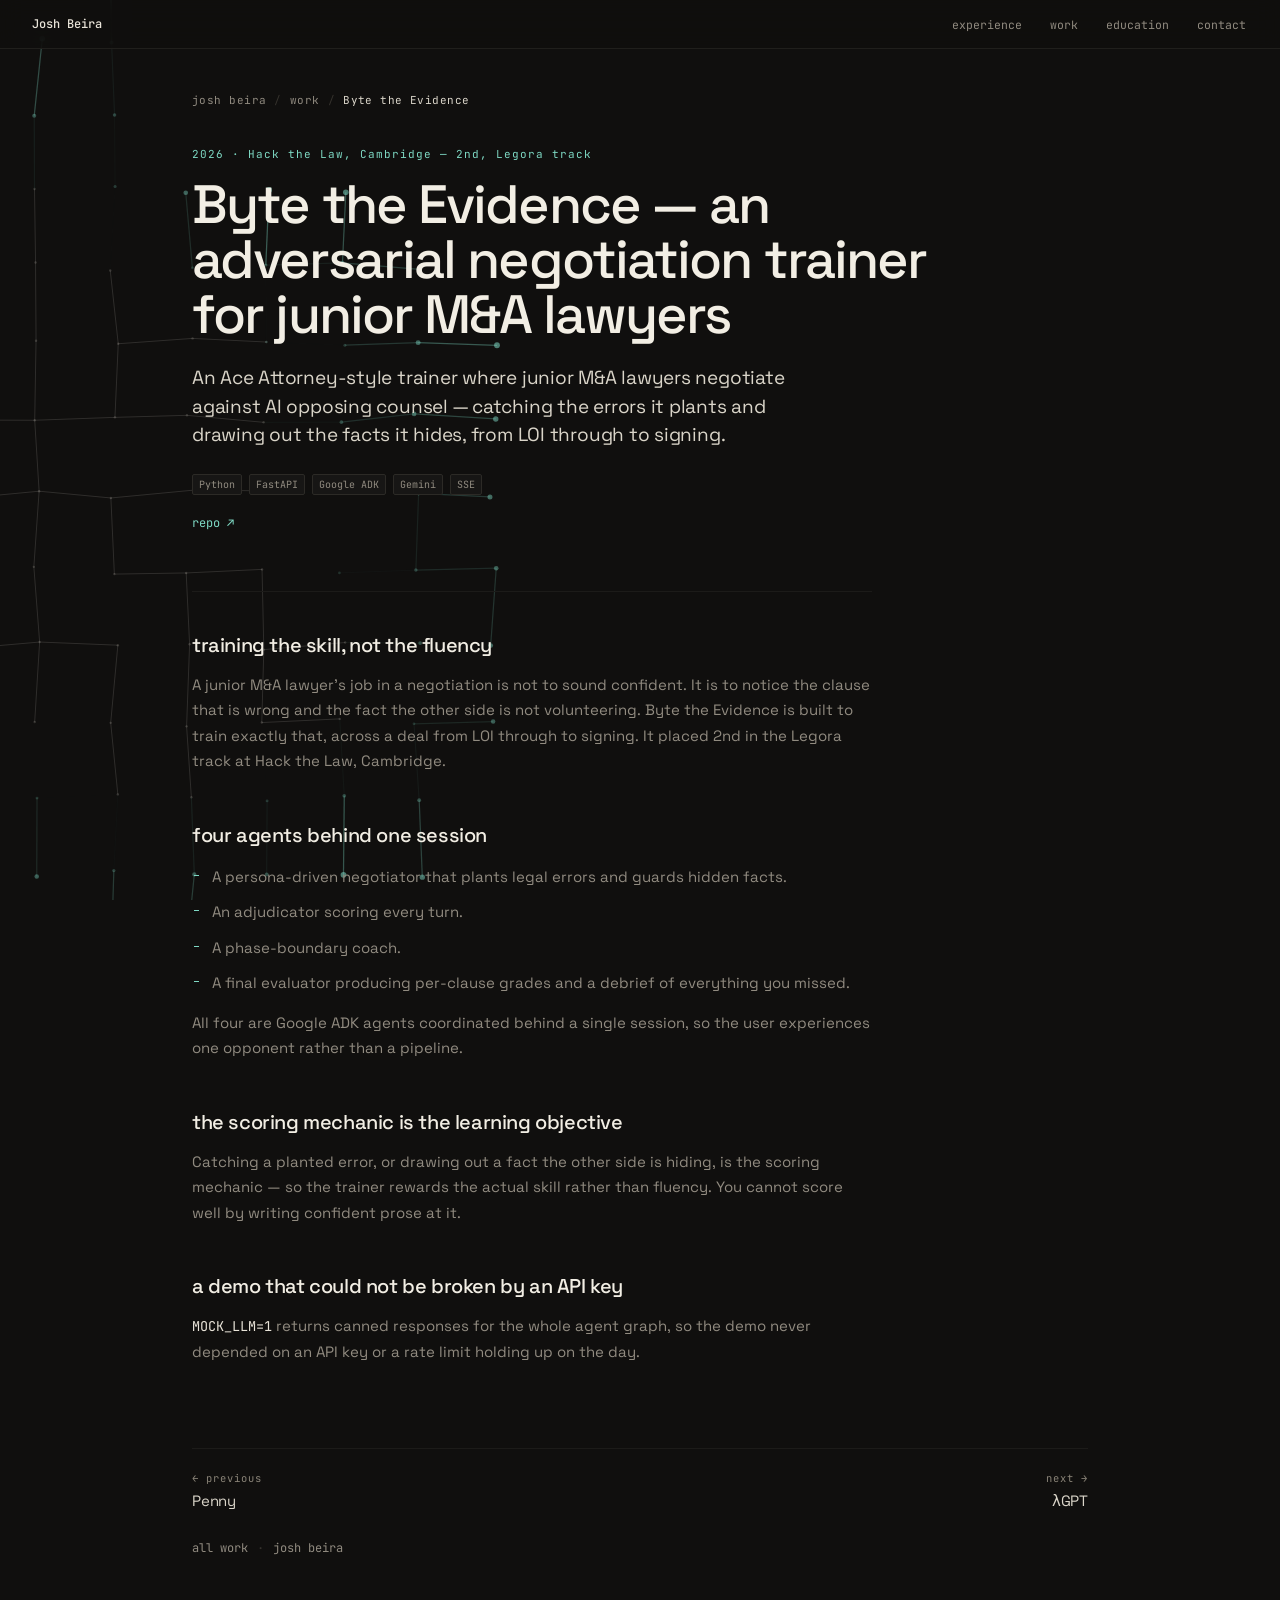
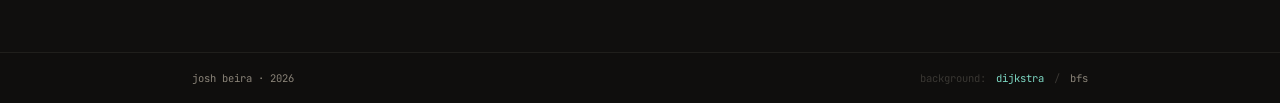
<file: work/byte-the-evidence/index.html>
<!DOCTYPE html>
<html lang="en-GB">
<head>
<meta charset="utf-8">
<meta name="viewport" content="width=device-width, initial-scale=1">

<title>Byte the Evidence — an M&amp;A negotiation trainer | Josh Beira</title>
<meta name="description" content="An Ace Attorney-style trainer where junior M&amp;A lawyers negotiate against AI opposing counsel that plants errors and hides facts. 2nd, Legora track, Hack the Law.">
<meta name="author" content="Josh Beira">
<meta name="robots" content="index, follow, max-image-preview:large, max-snippet:-1">
<meta name="theme-color" content="#100F0E">
<meta name="color-scheme" content="dark">

<link rel="canonical" href="https://joshbeira.com/work/byte-the-evidence/">
<meta property="og:url" content="https://joshbeira.com/work/byte-the-evidence/">
<meta property="og:type" content="article">
<meta property="article:published_time" content="2026-02-01">
<meta property="article:author" content="Josh Beira">
<meta property="og:locale" content="en_GB">
<meta property="og:title" content="Byte the Evidence — an M&amp;A negotiation trainer | Josh Beira">
<meta property="og:description" content="An Ace Attorney-style trainer where junior M&amp;A lawyers negotiate against AI opposing counsel that plants errors and hides facts. 2nd, Legora track, Hack the Law.">
<meta property="og:site_name" content="Josh Beira">
<meta property="og:image" content="https://joshbeira.com/og.png">
<meta property="og:image:width" content="1200">
<meta property="og:image:height" content="630">
<meta property="og:image:alt" content="Josh Beira — machine learning and real-time systems">
<meta name="twitter:card" content="summary_large_image">
<meta name="twitter:title" content="Byte the Evidence — an M&amp;A negotiation trainer | Josh Beira">
<meta name="twitter:description" content="An Ace Attorney-style trainer where junior M&amp;A lawyers negotiate against AI opposing counsel that plants errors and hides facts. 2nd, Legora track, Hack the Law.">
<meta name="twitter:image" content="https://joshbeira.com/og.png">

<link rel="icon" href="/favicon-32.png" sizes="32x32" type="image/png">
<link rel="icon" href="/icon-192.png" sizes="192x192" type="image/png">
<link rel="apple-touch-icon" href="/apple-touch-icon.png">
<link rel="manifest" href="/site.webmanifest">

<link rel="preconnect" href="https://fonts.googleapis.com">
<link rel="preconnect" href="https://fonts.gstatic.com" crossorigin>
<link href="https://fonts.googleapis.com/css2?family=Space+Grotesk:wght@400;500;600&family=JetBrains+Mono:wght@400;500&display=swap" rel="stylesheet">
<link rel="stylesheet" href="/styles.css">

<script type="application/ld+json">
{
  "@context": "https://schema.org",
  "@graph": [
    {
      "@type": "Person",
      "@id": "https://joshbeira.com/#person",
      "name": "Josh Beira",
      "url": "https://joshbeira.com/",
      "sameAs": [
        "https://github.com/joshbeira",
        "https://linkedin.com/in/josh-beira"
      ]
    },
    {
      "@type": "WebSite",
      "@id": "https://joshbeira.com/#website",
      "url": "https://joshbeira.com/",
      "name": "Josh Beira",
      "inLanguage": "en-GB",
      "publisher": {
        "@id": "https://joshbeira.com/#person"
      }
    },
    {
      "@type": "BreadcrumbList",
      "itemListElement": [
        {
          "@type": "ListItem",
          "position": 1,
          "name": "josh beira",
          "item": "https://joshbeira.com/"
        },
        {
          "@type": "ListItem",
          "position": 2,
          "name": "work",
          "item": "https://joshbeira.com/work/"
        },
        {
          "@type": "ListItem",
          "position": 3,
          "name": "Byte the Evidence"
        }
      ]
    },
    {
      "@type": "WebPage",
      "@id": "https://joshbeira.com/work/byte-the-evidence/#webpage",
      "url": "https://joshbeira.com/work/byte-the-evidence/",
      "name": "Byte the Evidence — an M&A negotiation trainer | Josh Beira",
      "description": "An Ace Attorney-style trainer where junior M&A lawyers negotiate against AI opposing counsel that plants errors and hides facts. 2nd, Legora track, Hack the Law.",
      "inLanguage": "en-GB",
      "isPartOf": {
        "@id": "https://joshbeira.com/#website"
      },
      "primaryImageOfPage": "https://joshbeira.com/og.png",
      "about": {
        "@id": "https://joshbeira.com/work/byte-the-evidence/#project"
      },
      "author": {
        "@id": "https://joshbeira.com/#person"
      }
    },
    {
      "@type": "SoftwareSourceCode",
      "@id": "https://joshbeira.com/work/byte-the-evidence/#project",
      "name": "Byte the Evidence — an adversarial negotiation trainer for junior M&A lawyers",
      "headline": "Byte the Evidence — an adversarial negotiation trainer for junior M&A lawyers",
      "abstract": "An Ace Attorney-style trainer where junior M&A lawyers negotiate against AI opposing counsel — catching the errors it plants and drawing out the facts it hides, from LOI through to signing.",
      "description": "An Ace Attorney-style trainer where junior M&A lawyers negotiate against AI opposing counsel that plants errors and hides facts. 2nd, Legora track, Hack the Law.",
      "url": "https://joshbeira.com/work/byte-the-evidence/",
      "codeRepository": "https://github.com/joshbeira/byte-the-evidence-sol2",
      "programmingLanguage": [
        "Python"
      ],
      "runtimePlatform": [
        "Python",
        "FastAPI",
        "Google ADK",
        "Gemini",
        "SSE"
      ],
      "keywords": "multi-agent systems, Google ADK, Gemini, legal technology, mergers and acquisitions, LLM agents, adversarial training, server-sent events",
      "datePublished": "2026-02-01",
      "inLanguage": "en-GB",
      "author": {
        "@id": "https://joshbeira.com/#person"
      },
      "creator": {
        "@id": "https://joshbeira.com/#person"
      },
      "isPartOf": {
        "@id": "https://joshbeira.com/#selected-work"
      }
    }
  ]
}
</script>
</head>
<body>

<a class="skip" href="#top">Skip to content</a>
<canvas id="bg" class="bg-canvas" aria-hidden="true"></canvas>

<div class="page">

  <header class="site-header">
    <a class="brand" href="/">
      <span class="brand__name">Josh Beira</span>
    </a>
    <nav class="nav" aria-label="Sections">
      <a href="/#experience">experience</a>
      <a href="/work/">work</a>
      <a href="/#education">education</a>
      <a href="/#contact">contact</a>
    </nav>
  </header>

  <main id="top" class="wrap" tabindex="-1">
    <nav class="crumbs" aria-label="Breadcrumb">
      <ol>
        <li><a href="/">josh beira</a></li>
        <li><a href="/work/">work</a></li>
        <li aria-current="page">Byte the Evidence</li>
      </ol>
    </nav>

    <article class="case">
      <p class="case__kicker">2026 · Hack the Law, Cambridge — 2nd, Legora track</p>
      <h1 class="case__title">Byte the Evidence — an adversarial negotiation trainer for junior M&amp;A lawyers</h1>
      <p class="case__lead">An Ace Attorney-style trainer where junior M&amp;A lawyers negotiate against AI opposing counsel — catching the errors it plants and drawing out the facts it hides, from LOI through to signing.</p>
      <p class="case__tags"><span class="work-row__tag">Python</span><span class="work-row__tag">FastAPI</span><span class="work-row__tag">Google ADK</span><span class="work-row__tag">Gemini</span><span class="work-row__tag">SSE</span></p>
      <p class="case__links"><a href="https://github.com/joshbeira/byte-the-evidence-sol2" rel="noopener" target="_blank">repo ↗</a></p>

      <div class="case__body">
        <h2>training the skill, not the fluency</h2>
        <p>A junior M&amp;A lawyer’s job in a negotiation is not to sound confident. It is to notice the clause that is wrong and the fact the other side is not volunteering. Byte the Evidence is built to train exactly that, across a deal from LOI through to signing. It placed 2nd in the Legora track at Hack the Law, Cambridge.</p>
        <h2>four agents behind one session</h2>
        <ul><li>A persona-driven negotiator that plants legal errors and guards hidden facts.</li><li>An adjudicator scoring every turn.</li><li>A phase-boundary coach.</li><li>A final evaluator producing per-clause grades and a debrief of everything you missed.</li></ul>
        <p>All four are Google ADK agents coordinated behind a single session, so the user experiences one opponent rather than a pipeline.</p>
        <h2>the scoring mechanic is the learning objective</h2>
        <p>Catching a planted error, or drawing out a fact the other side is hiding, is the scoring mechanic — so the trainer rewards the actual skill rather than fluency. You cannot score well by writing confident prose at it.</p>
        <h2>a demo that could not be broken by an API key</h2>
        <p><code>MOCK_LLM=1</code> returns canned responses for the whole agent graph, so the demo never depended on an API key or a rate limit holding up on the day.</p>
      </div>
    </article>

    <nav class="case-nav" aria-label="More work">
      <a class="case-nav__prev" href="/work/penny/"><span class="case-nav__dir">← previous</span><span class="case-nav__name">Penny</span></a>
      <a class="case-nav__next" href="/work/lambdagpt/"><span class="case-nav__dir">next →</span><span class="case-nav__name">λGPT</span></a>
    </nav>

    <p class="case-back"><a href="/work/">all work</a><span class="hero__sep" aria-hidden="true">·</span><a href="/">josh beira</a></p>

  </main>

  <footer class="site-footer">
    <div class="site-footer__inner">
      <span>josh beira · 2026</span>
      <span class="bg-toggle" role="group" aria-label="Background animation">
        <span class="bg-toggle__label">background:</span>
        <button type="button" class="bg-btn is-on" data-bg-mode="lattice" aria-pressed="true">dijkstra</button>
        <span class="bg-toggle__sep" aria-hidden="true">/</span>
        <button type="button" class="bg-btn" data-bg-mode="wavefront" aria-pressed="false">bfs</button>
      </span>
    </div>
  </footer>

</div>

<script src="/scripts/background.js" defer></script>
</body>
</html>
</file>
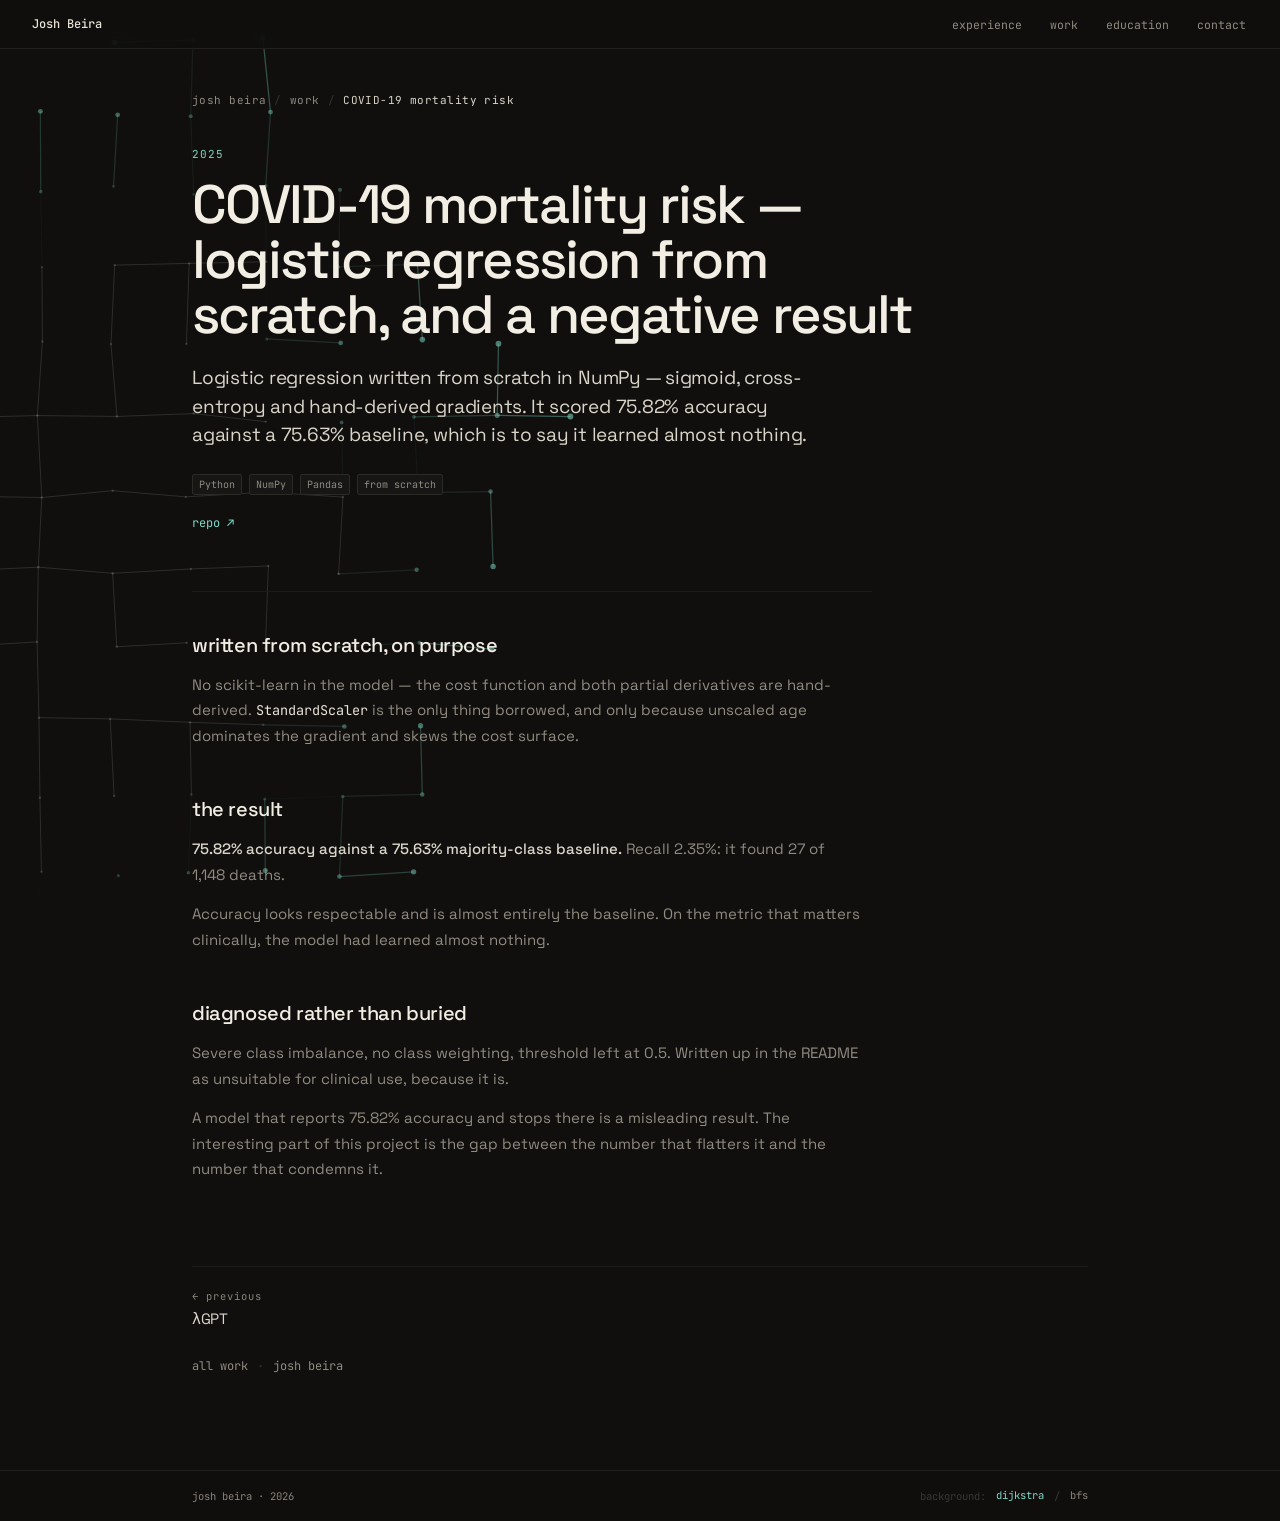
<file: work/covid-mortality-risk-model/index.html>
<!DOCTYPE html>
<html lang="en-GB">
<head>
<meta charset="utf-8">
<meta name="viewport" content="width=device-width, initial-scale=1">

<title>COVID-19 mortality risk — a negative result | Josh Beira</title>
<meta name="description" content="Logistic regression hand-derived in NumPy: 75.82% accuracy against a 75.63% majority-class baseline, and 2.35% recall. A negative result, written up as one.">
<meta name="author" content="Josh Beira">
<meta name="robots" content="index, follow, max-image-preview:large, max-snippet:-1">
<meta name="theme-color" content="#100F0E">
<meta name="color-scheme" content="dark">

<link rel="canonical" href="https://joshbeira.com/work/covid-mortality-risk-model/">
<meta property="og:url" content="https://joshbeira.com/work/covid-mortality-risk-model/">
<meta property="og:type" content="article">
<meta property="article:published_time" content="2025-06-01">
<meta property="article:author" content="Josh Beira">
<meta property="og:locale" content="en_GB">
<meta property="og:title" content="COVID-19 mortality risk — a negative result | Josh Beira">
<meta property="og:description" content="Logistic regression hand-derived in NumPy: 75.82% accuracy against a 75.63% majority-class baseline, and 2.35% recall. A negative result, written up as one.">
<meta property="og:site_name" content="Josh Beira">
<meta property="og:image" content="https://joshbeira.com/og.png">
<meta property="og:image:width" content="1200">
<meta property="og:image:height" content="630">
<meta property="og:image:alt" content="Josh Beira — machine learning and real-time systems">
<meta name="twitter:card" content="summary_large_image">
<meta name="twitter:title" content="COVID-19 mortality risk — a negative result | Josh Beira">
<meta name="twitter:description" content="Logistic regression hand-derived in NumPy: 75.82% accuracy against a 75.63% majority-class baseline, and 2.35% recall. A negative result, written up as one.">
<meta name="twitter:image" content="https://joshbeira.com/og.png">

<link rel="icon" href="/favicon-32.png" sizes="32x32" type="image/png">
<link rel="icon" href="/icon-192.png" sizes="192x192" type="image/png">
<link rel="apple-touch-icon" href="/apple-touch-icon.png">
<link rel="manifest" href="/site.webmanifest">

<link rel="preconnect" href="https://fonts.googleapis.com">
<link rel="preconnect" href="https://fonts.gstatic.com" crossorigin>
<link href="https://fonts.googleapis.com/css2?family=Space+Grotesk:wght@400;500;600&family=JetBrains+Mono:wght@400;500&display=swap" rel="stylesheet">
<link rel="stylesheet" href="/styles.css">

<script type="application/ld+json">
{
  "@context": "https://schema.org",
  "@graph": [
    {
      "@type": "Person",
      "@id": "https://joshbeira.com/#person",
      "name": "Josh Beira",
      "url": "https://joshbeira.com/",
      "sameAs": [
        "https://github.com/joshbeira",
        "https://linkedin.com/in/josh-beira"
      ]
    },
    {
      "@type": "WebSite",
      "@id": "https://joshbeira.com/#website",
      "url": "https://joshbeira.com/",
      "name": "Josh Beira",
      "inLanguage": "en-GB",
      "publisher": {
        "@id": "https://joshbeira.com/#person"
      }
    },
    {
      "@type": "BreadcrumbList",
      "itemListElement": [
        {
          "@type": "ListItem",
          "position": 1,
          "name": "josh beira",
          "item": "https://joshbeira.com/"
        },
        {
          "@type": "ListItem",
          "position": 2,
          "name": "work",
          "item": "https://joshbeira.com/work/"
        },
        {
          "@type": "ListItem",
          "position": 3,
          "name": "COVID-19 mortality risk"
        }
      ]
    },
    {
      "@type": "WebPage",
      "@id": "https://joshbeira.com/work/covid-mortality-risk-model/#webpage",
      "url": "https://joshbeira.com/work/covid-mortality-risk-model/",
      "name": "COVID-19 mortality risk — a negative result | Josh Beira",
      "description": "Logistic regression hand-derived in NumPy: 75.82% accuracy against a 75.63% majority-class baseline, and 2.35% recall. A negative result, written up as one.",
      "inLanguage": "en-GB",
      "isPartOf": {
        "@id": "https://joshbeira.com/#website"
      },
      "primaryImageOfPage": "https://joshbeira.com/og.png",
      "about": {
        "@id": "https://joshbeira.com/work/covid-mortality-risk-model/#project"
      },
      "author": {
        "@id": "https://joshbeira.com/#person"
      }
    },
    {
      "@type": "SoftwareSourceCode",
      "@id": "https://joshbeira.com/work/covid-mortality-risk-model/#project",
      "name": "COVID-19 mortality risk — logistic regression from scratch, and a negative result",
      "headline": "COVID-19 mortality risk — logistic regression from scratch, and a negative result",
      "abstract": "Logistic regression written from scratch in NumPy — sigmoid, cross-entropy and hand-derived gradients. It scored 75.82% accuracy against a 75.63% baseline, which is to say it learned almost nothing.",
      "description": "Logistic regression hand-derived in NumPy: 75.82% accuracy against a 75.63% majority-class baseline, and 2.35% recall. A negative result, written up as one.",
      "url": "https://joshbeira.com/work/covid-mortality-risk-model/",
      "codeRepository": "https://github.com/joshbeira/COVID-Mortality-Risk-Model",
      "programmingLanguage": [
        "Python"
      ],
      "runtimePlatform": [
        "Python",
        "NumPy",
        "Pandas",
        "from scratch"
      ],
      "keywords": "logistic regression, NumPy, gradient descent, class imbalance, cross-entropy, negative result, machine learning from scratch, model evaluation",
      "datePublished": "2025-06-01",
      "inLanguage": "en-GB",
      "author": {
        "@id": "https://joshbeira.com/#person"
      },
      "creator": {
        "@id": "https://joshbeira.com/#person"
      },
      "isPartOf": {
        "@id": "https://joshbeira.com/#selected-work"
      }
    }
  ]
}
</script>
</head>
<body>

<a class="skip" href="#top">Skip to content</a>
<canvas id="bg" class="bg-canvas" aria-hidden="true"></canvas>

<div class="page">

  <header class="site-header">
    <a class="brand" href="/">
      <span class="brand__name">Josh Beira</span>
    </a>
    <nav class="nav" aria-label="Sections">
      <a href="/#experience">experience</a>
      <a href="/work/">work</a>
      <a href="/#education">education</a>
      <a href="/#contact">contact</a>
    </nav>
  </header>

  <main id="top" class="wrap" tabindex="-1">
    <nav class="crumbs" aria-label="Breadcrumb">
      <ol>
        <li><a href="/">josh beira</a></li>
        <li><a href="/work/">work</a></li>
        <li aria-current="page">COVID-19 mortality risk</li>
      </ol>
    </nav>

    <article class="case">
      <p class="case__kicker">2025</p>
      <h1 class="case__title">COVID-19 mortality risk — logistic regression from scratch, and a negative result</h1>
      <p class="case__lead">Logistic regression written from scratch in NumPy — sigmoid, cross-entropy and hand-derived gradients. It scored 75.82% accuracy against a 75.63% baseline, which is to say it learned almost nothing.</p>
      <p class="case__tags"><span class="work-row__tag">Python</span><span class="work-row__tag">NumPy</span><span class="work-row__tag">Pandas</span><span class="work-row__tag">from scratch</span></p>
      <p class="case__links"><a href="https://github.com/joshbeira/COVID-Mortality-Risk-Model" rel="noopener" target="_blank">repo ↗</a></p>

      <div class="case__body">
        <h2>written from scratch, on purpose</h2>
        <p>No scikit-learn in the model — the cost function and both partial derivatives are hand-derived. <code>StandardScaler</code> is the only thing borrowed, and only because unscaled age dominates the gradient and skews the cost surface.</p>
        <h2>the result</h2>
        <p><strong>75.82% accuracy against a 75.63% majority-class baseline.</strong> Recall 2.35%: it found 27 of 1,148 deaths.</p>
        <p>Accuracy looks respectable and is almost entirely the baseline. On the metric that matters clinically, the model had learned almost nothing.</p>
        <h2>diagnosed rather than buried</h2>
        <p>Severe class imbalance, no class weighting, threshold left at 0.5. Written up in the README as unsuitable for clinical use, because it is.</p>
        <p>A model that reports 75.82% accuracy and stops there is a misleading result. The interesting part of this project is the gap between the number that flatters it and the number that condemns it.</p>
      </div>
    </article>

    <nav class="case-nav" aria-label="More work">
      <a class="case-nav__prev" href="/work/lambdagpt/"><span class="case-nav__dir">← previous</span><span class="case-nav__name">λGPT</span></a>
    </nav>

    <p class="case-back"><a href="/work/">all work</a><span class="hero__sep" aria-hidden="true">·</span><a href="/">josh beira</a></p>

  </main>

  <footer class="site-footer">
    <div class="site-footer__inner">
      <span>josh beira · 2026</span>
      <span class="bg-toggle" role="group" aria-label="Background animation">
        <span class="bg-toggle__label">background:</span>
        <button type="button" class="bg-btn is-on" data-bg-mode="lattice" aria-pressed="true">dijkstra</button>
        <span class="bg-toggle__sep" aria-hidden="true">/</span>
        <button type="button" class="bg-btn" data-bg-mode="wavefront" aria-pressed="false">bfs</button>
      </span>
    </div>
  </footer>

</div>

<script src="/scripts/background.js" defer></script>
</body>
</html>
</file>
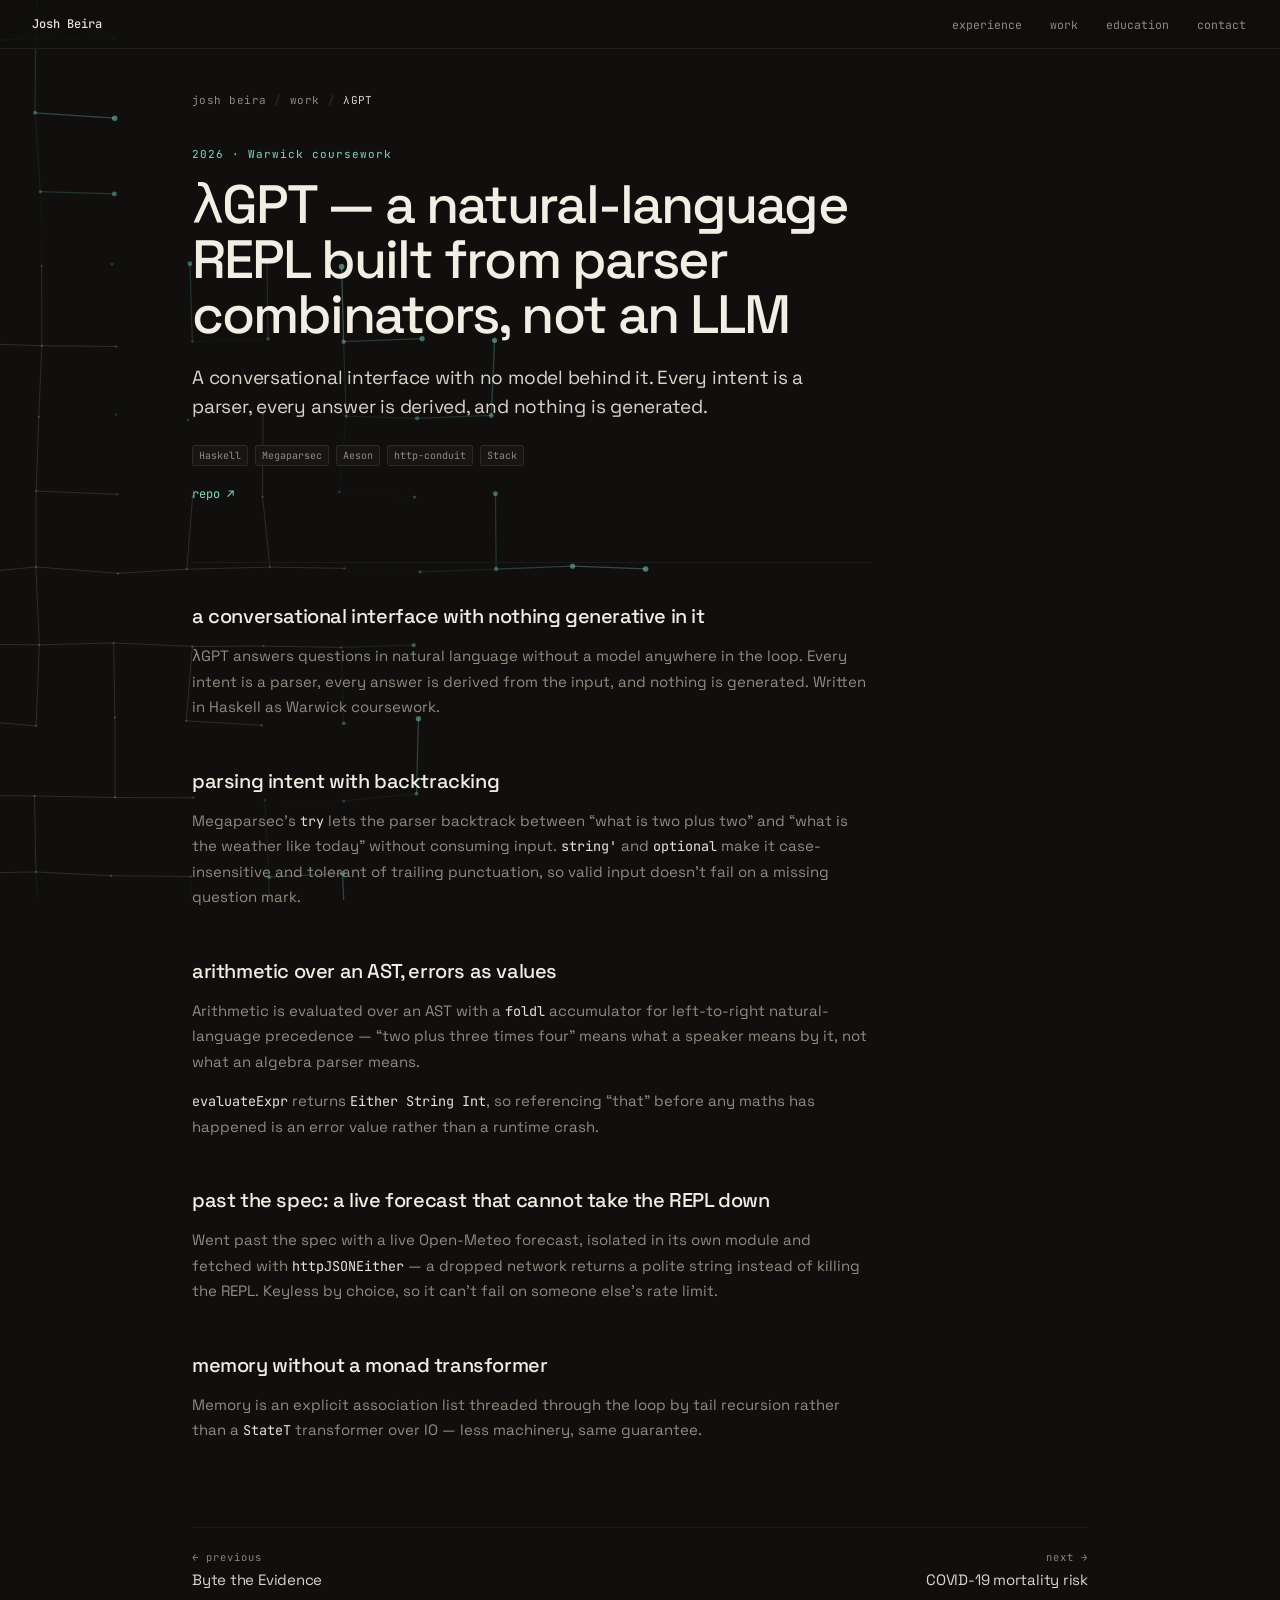
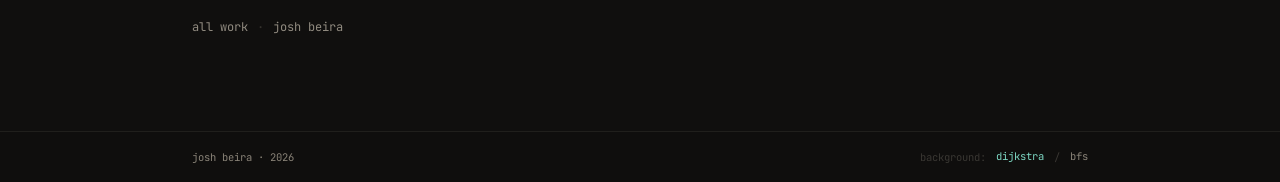
<file: work/lambdagpt/index.html>
<!DOCTYPE html>
<html lang="en-GB">
<head>
<meta charset="utf-8">
<meta name="viewport" content="width=device-width, initial-scale=1">

<title>λGPT — a natural-language REPL, no LLM | Josh Beira</title>
<meta name="description" content="A conversational REPL in Haskell with no model behind it — every intent is a Megaparsec parser, every answer is derived, and nothing is generated.">
<meta name="author" content="Josh Beira">
<meta name="robots" content="index, follow, max-image-preview:large, max-snippet:-1">
<meta name="theme-color" content="#100F0E">
<meta name="color-scheme" content="dark">

<link rel="canonical" href="https://joshbeira.com/work/lambdagpt/">
<meta property="og:url" content="https://joshbeira.com/work/lambdagpt/">
<meta property="og:type" content="article">
<meta property="article:published_time" content="2026-01-01">
<meta property="article:author" content="Josh Beira">
<meta property="og:locale" content="en_GB">
<meta property="og:title" content="λGPT — a natural-language REPL, no LLM | Josh Beira">
<meta property="og:description" content="A conversational REPL in Haskell with no model behind it — every intent is a Megaparsec parser, every answer is derived, and nothing is generated.">
<meta property="og:site_name" content="Josh Beira">
<meta property="og:image" content="https://joshbeira.com/og.png">
<meta property="og:image:width" content="1200">
<meta property="og:image:height" content="630">
<meta property="og:image:alt" content="Josh Beira — machine learning and real-time systems">
<meta name="twitter:card" content="summary_large_image">
<meta name="twitter:title" content="λGPT — a natural-language REPL, no LLM | Josh Beira">
<meta name="twitter:description" content="A conversational REPL in Haskell with no model behind it — every intent is a Megaparsec parser, every answer is derived, and nothing is generated.">
<meta name="twitter:image" content="https://joshbeira.com/og.png">

<link rel="icon" href="/favicon-32.png" sizes="32x32" type="image/png">
<link rel="icon" href="/icon-192.png" sizes="192x192" type="image/png">
<link rel="apple-touch-icon" href="/apple-touch-icon.png">
<link rel="manifest" href="/site.webmanifest">

<link rel="preconnect" href="https://fonts.googleapis.com">
<link rel="preconnect" href="https://fonts.gstatic.com" crossorigin>
<link href="https://fonts.googleapis.com/css2?family=Space+Grotesk:wght@400;500;600&family=JetBrains+Mono:wght@400;500&display=swap" rel="stylesheet">
<link rel="stylesheet" href="/styles.css">

<script type="application/ld+json">
{
  "@context": "https://schema.org",
  "@graph": [
    {
      "@type": "Person",
      "@id": "https://joshbeira.com/#person",
      "name": "Josh Beira",
      "url": "https://joshbeira.com/",
      "sameAs": [
        "https://github.com/joshbeira",
        "https://linkedin.com/in/josh-beira"
      ]
    },
    {
      "@type": "WebSite",
      "@id": "https://joshbeira.com/#website",
      "url": "https://joshbeira.com/",
      "name": "Josh Beira",
      "inLanguage": "en-GB",
      "publisher": {
        "@id": "https://joshbeira.com/#person"
      }
    },
    {
      "@type": "BreadcrumbList",
      "itemListElement": [
        {
          "@type": "ListItem",
          "position": 1,
          "name": "josh beira",
          "item": "https://joshbeira.com/"
        },
        {
          "@type": "ListItem",
          "position": 2,
          "name": "work",
          "item": "https://joshbeira.com/work/"
        },
        {
          "@type": "ListItem",
          "position": 3,
          "name": "λGPT"
        }
      ]
    },
    {
      "@type": "WebPage",
      "@id": "https://joshbeira.com/work/lambdagpt/#webpage",
      "url": "https://joshbeira.com/work/lambdagpt/",
      "name": "λGPT — a natural-language REPL, no LLM | Josh Beira",
      "description": "A conversational REPL in Haskell with no model behind it — every intent is a Megaparsec parser, every answer is derived, and nothing is generated.",
      "inLanguage": "en-GB",
      "isPartOf": {
        "@id": "https://joshbeira.com/#website"
      },
      "primaryImageOfPage": "https://joshbeira.com/og.png",
      "about": {
        "@id": "https://joshbeira.com/work/lambdagpt/#project"
      },
      "author": {
        "@id": "https://joshbeira.com/#person"
      }
    },
    {
      "@type": "SoftwareSourceCode",
      "@id": "https://joshbeira.com/work/lambdagpt/#project",
      "name": "λGPT — a natural-language REPL built from parser combinators, not an LLM",
      "headline": "λGPT — a natural-language REPL built from parser combinators, not an LLM",
      "abstract": "A conversational interface with no model behind it. Every intent is a parser, every answer is derived, and nothing is generated.",
      "description": "A conversational REPL in Haskell with no model behind it — every intent is a Megaparsec parser, every answer is derived, and nothing is generated.",
      "url": "https://joshbeira.com/work/lambdagpt/",
      "codeRepository": "https://github.com/joshbeira/LambdaGPT",
      "programmingLanguage": [
        "Haskell"
      ],
      "runtimePlatform": [
        "Haskell",
        "Megaparsec",
        "Aeson",
        "http-conduit",
        "Stack"
      ],
      "keywords": "Haskell, parser combinators, Megaparsec, functional programming, abstract syntax tree, REPL, natural language interface",
      "datePublished": "2026-01-01",
      "inLanguage": "en-GB",
      "author": {
        "@id": "https://joshbeira.com/#person"
      },
      "creator": {
        "@id": "https://joshbeira.com/#person"
      },
      "isPartOf": {
        "@id": "https://joshbeira.com/#selected-work"
      }
    }
  ]
}
</script>
</head>
<body>

<a class="skip" href="#top">Skip to content</a>
<canvas id="bg" class="bg-canvas" aria-hidden="true"></canvas>

<div class="page">

  <header class="site-header">
    <a class="brand" href="/">
      <span class="brand__name">Josh Beira</span>
    </a>
    <nav class="nav" aria-label="Sections">
      <a href="/#experience">experience</a>
      <a href="/work/">work</a>
      <a href="/#education">education</a>
      <a href="/#contact">contact</a>
    </nav>
  </header>

  <main id="top" class="wrap" tabindex="-1">
    <nav class="crumbs" aria-label="Breadcrumb">
      <ol>
        <li><a href="/">josh beira</a></li>
        <li><a href="/work/">work</a></li>
        <li aria-current="page">λGPT</li>
      </ol>
    </nav>

    <article class="case">
      <p class="case__kicker">2026 · Warwick coursework</p>
      <h1 class="case__title">λGPT — a natural-language REPL built from parser combinators, not an LLM</h1>
      <p class="case__lead">A conversational interface with no model behind it. Every intent is a parser, every answer is derived, and nothing is generated.</p>
      <p class="case__tags"><span class="work-row__tag">Haskell</span><span class="work-row__tag">Megaparsec</span><span class="work-row__tag">Aeson</span><span class="work-row__tag">http-conduit</span><span class="work-row__tag">Stack</span></p>
      <p class="case__links"><a href="https://github.com/joshbeira/LambdaGPT" rel="noopener" target="_blank">repo ↗</a></p>

      <div class="case__body">
        <h2>a conversational interface with nothing generative in it</h2>
        <p>λGPT answers questions in natural language without a model anywhere in the loop. Every intent is a parser, every answer is derived from the input, and nothing is generated. Written in Haskell as Warwick coursework.</p>
        <h2>parsing intent with backtracking</h2>
        <p>Megaparsec’s <code>try</code> lets the parser backtrack between “what is two plus two” and “what is the weather like today” without consuming input. <code>string'</code> and <code>optional</code> make it case-insensitive and tolerant of trailing punctuation, so valid input doesn’t fail on a missing question mark.</p>
        <h2>arithmetic over an AST, errors as values</h2>
        <p>Arithmetic is evaluated over an AST with a <code>foldl</code> accumulator for left-to-right natural-language precedence — “two plus three times four” means what a speaker means by it, not what an algebra parser means.</p>
        <p><code>evaluateExpr</code> returns <code>Either String Int</code>, so referencing “that” before any maths has happened is an error value rather than a runtime crash.</p>
        <h2>past the spec: a live forecast that cannot take the REPL down</h2>
        <p>Went past the spec with a live Open-Meteo forecast, isolated in its own module and fetched with <code>httpJSONEither</code> — a dropped network returns a polite string instead of killing the REPL. Keyless by choice, so it can’t fail on someone else’s rate limit.</p>
        <h2>memory without a monad transformer</h2>
        <p>Memory is an explicit association list threaded through the loop by tail recursion rather than a <code>StateT</code> transformer over IO — less machinery, same guarantee.</p>
      </div>
    </article>

    <nav class="case-nav" aria-label="More work">
      <a class="case-nav__prev" href="/work/byte-the-evidence/"><span class="case-nav__dir">← previous</span><span class="case-nav__name">Byte the Evidence</span></a>
      <a class="case-nav__next" href="/work/covid-mortality-risk-model/"><span class="case-nav__dir">next →</span><span class="case-nav__name">COVID-19 mortality risk</span></a>
    </nav>

    <p class="case-back"><a href="/work/">all work</a><span class="hero__sep" aria-hidden="true">·</span><a href="/">josh beira</a></p>

  </main>

  <footer class="site-footer">
    <div class="site-footer__inner">
      <span>josh beira · 2026</span>
      <span class="bg-toggle" role="group" aria-label="Background animation">
        <span class="bg-toggle__label">background:</span>
        <button type="button" class="bg-btn is-on" data-bg-mode="lattice" aria-pressed="true">dijkstra</button>
        <span class="bg-toggle__sep" aria-hidden="true">/</span>
        <button type="button" class="bg-btn" data-bg-mode="wavefront" aria-pressed="false">bfs</button>
      </span>
    </div>
  </footer>

</div>

<script src="/scripts/background.js" defer></script>
</body>
</html>
</file>
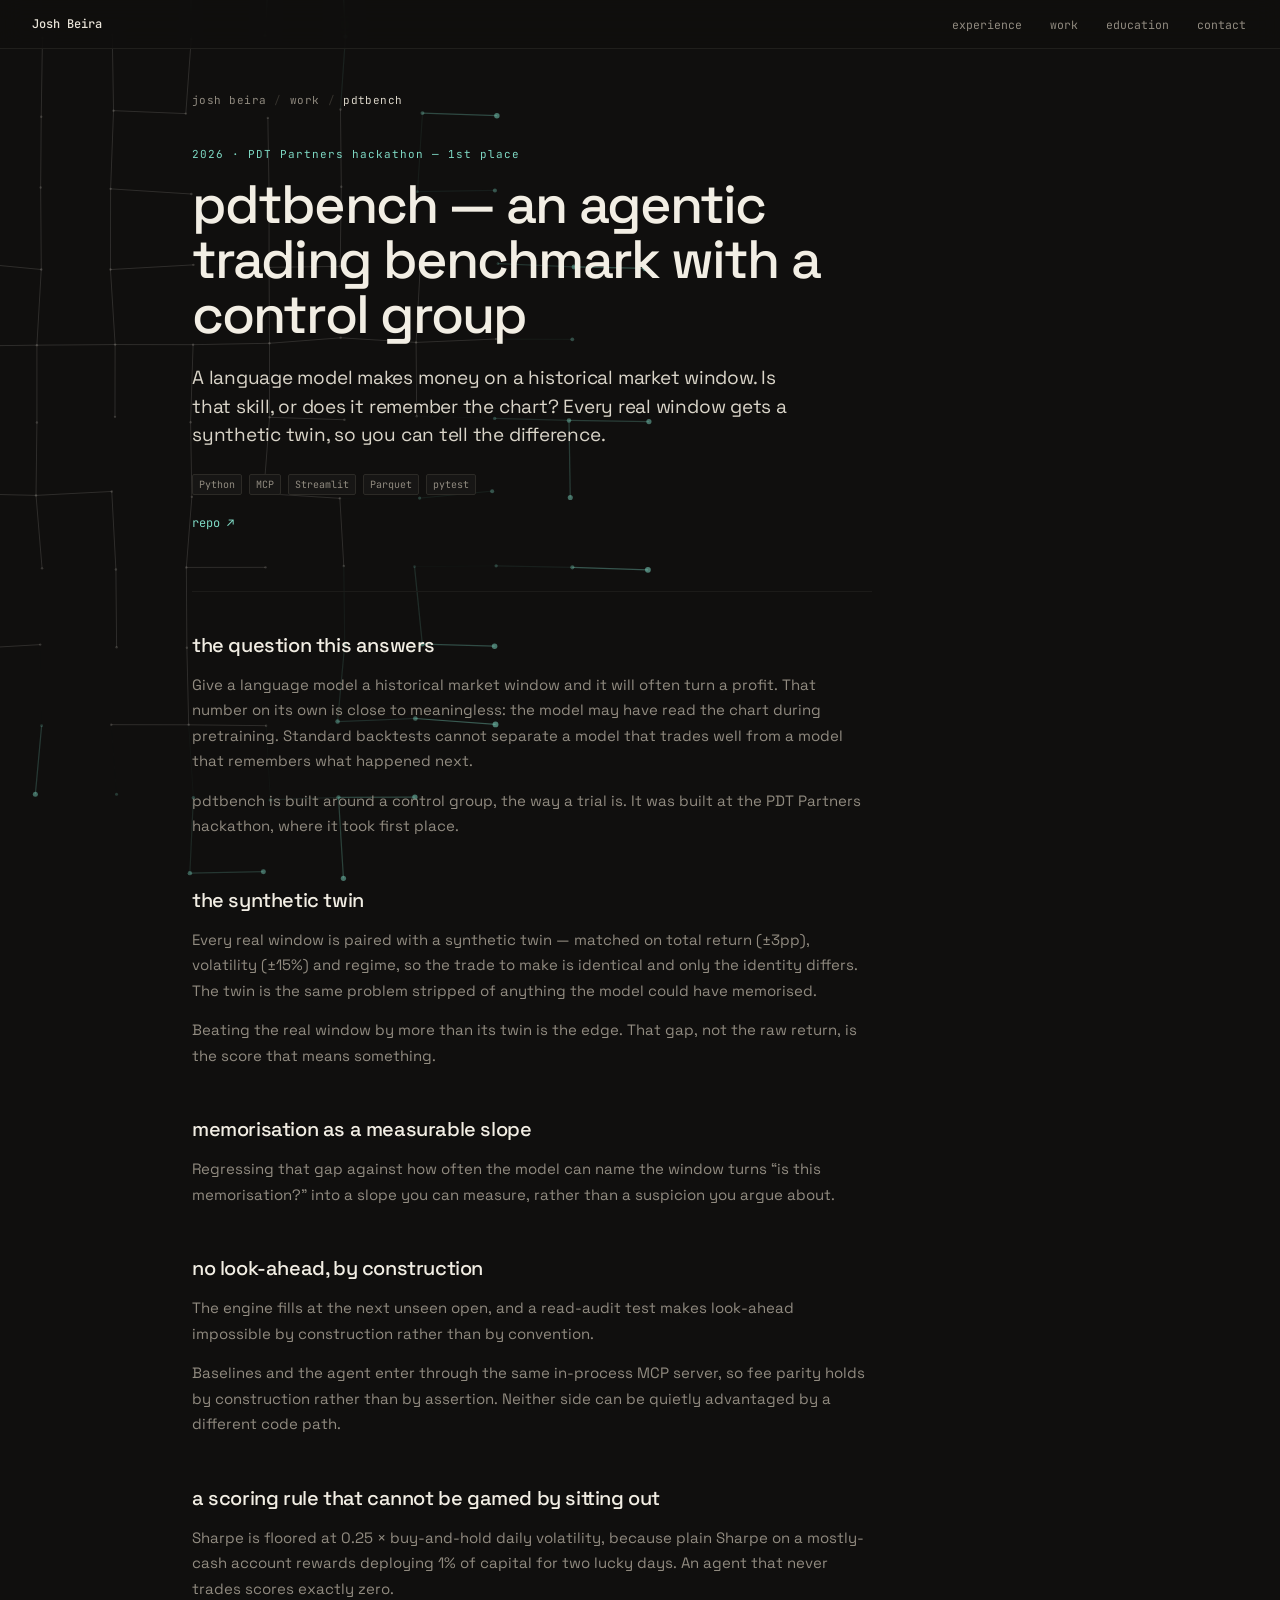
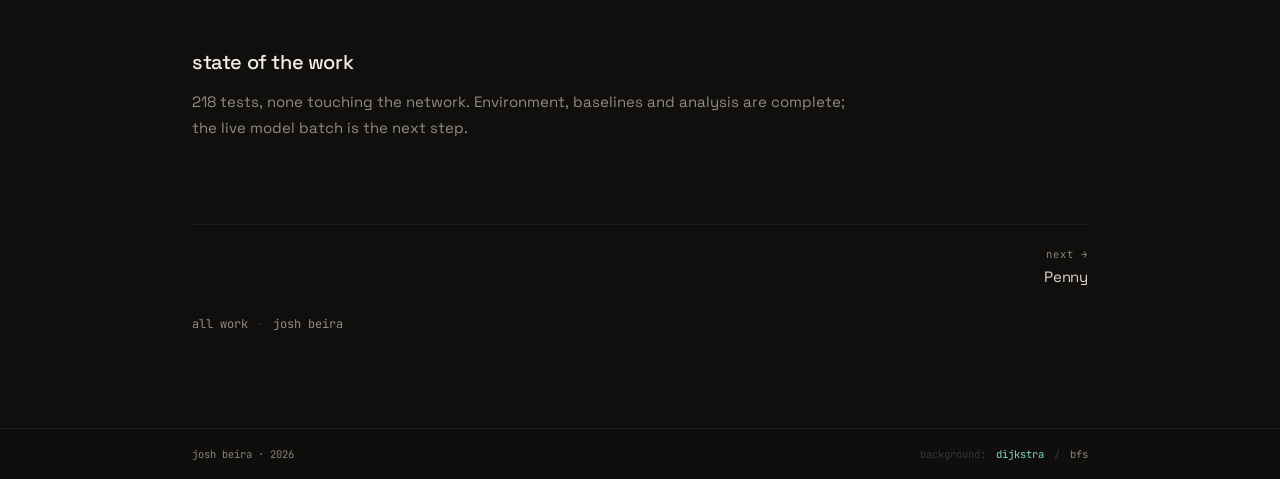
<file: work/pdtbench/index.html>
<!DOCTYPE html>
<html lang="en-GB">
<head>
<meta charset="utf-8">
<meta name="viewport" content="width=device-width, initial-scale=1">

<title>pdtbench — an agentic trading benchmark | Josh Beira</title>
<meta name="description" content="An LLM trading benchmark that separates skill from memorising the chart — every real market window is paired with a synthetic twin. 1st at the PDT hackathon.">
<meta name="author" content="Josh Beira">
<meta name="robots" content="index, follow, max-image-preview:large, max-snippet:-1">
<meta name="theme-color" content="#100F0E">
<meta name="color-scheme" content="dark">

<link rel="canonical" href="https://joshbeira.com/work/pdtbench/">
<meta property="og:url" content="https://joshbeira.com/work/pdtbench/">
<meta property="og:type" content="article">
<meta property="article:published_time" content="2026-07-01">
<meta property="article:author" content="Josh Beira">
<meta property="og:locale" content="en_GB">
<meta property="og:title" content="pdtbench — an agentic trading benchmark | Josh Beira">
<meta property="og:description" content="An LLM trading benchmark that separates skill from memorising the chart — every real market window is paired with a synthetic twin. 1st at the PDT hackathon.">
<meta property="og:site_name" content="Josh Beira">
<meta property="og:image" content="https://joshbeira.com/og.png">
<meta property="og:image:width" content="1200">
<meta property="og:image:height" content="630">
<meta property="og:image:alt" content="Josh Beira — machine learning and real-time systems">
<meta name="twitter:card" content="summary_large_image">
<meta name="twitter:title" content="pdtbench — an agentic trading benchmark | Josh Beira">
<meta name="twitter:description" content="An LLM trading benchmark that separates skill from memorising the chart — every real market window is paired with a synthetic twin. 1st at the PDT hackathon.">
<meta name="twitter:image" content="https://joshbeira.com/og.png">

<link rel="icon" href="/favicon-32.png" sizes="32x32" type="image/png">
<link rel="icon" href="/icon-192.png" sizes="192x192" type="image/png">
<link rel="apple-touch-icon" href="/apple-touch-icon.png">
<link rel="manifest" href="/site.webmanifest">

<link rel="preconnect" href="https://fonts.googleapis.com">
<link rel="preconnect" href="https://fonts.gstatic.com" crossorigin>
<link href="https://fonts.googleapis.com/css2?family=Space+Grotesk:wght@400;500;600&family=JetBrains+Mono:wght@400;500&display=swap" rel="stylesheet">
<link rel="stylesheet" href="/styles.css">

<script type="application/ld+json">
{
  "@context": "https://schema.org",
  "@graph": [
    {
      "@type": "Person",
      "@id": "https://joshbeira.com/#person",
      "name": "Josh Beira",
      "url": "https://joshbeira.com/",
      "sameAs": [
        "https://github.com/joshbeira",
        "https://linkedin.com/in/josh-beira"
      ]
    },
    {
      "@type": "WebSite",
      "@id": "https://joshbeira.com/#website",
      "url": "https://joshbeira.com/",
      "name": "Josh Beira",
      "inLanguage": "en-GB",
      "publisher": {
        "@id": "https://joshbeira.com/#person"
      }
    },
    {
      "@type": "BreadcrumbList",
      "itemListElement": [
        {
          "@type": "ListItem",
          "position": 1,
          "name": "josh beira",
          "item": "https://joshbeira.com/"
        },
        {
          "@type": "ListItem",
          "position": 2,
          "name": "work",
          "item": "https://joshbeira.com/work/"
        },
        {
          "@type": "ListItem",
          "position": 3,
          "name": "pdtbench"
        }
      ]
    },
    {
      "@type": "WebPage",
      "@id": "https://joshbeira.com/work/pdtbench/#webpage",
      "url": "https://joshbeira.com/work/pdtbench/",
      "name": "pdtbench — an agentic trading benchmark | Josh Beira",
      "description": "An LLM trading benchmark that separates skill from memorising the chart — every real market window is paired with a synthetic twin. 1st at the PDT hackathon.",
      "inLanguage": "en-GB",
      "isPartOf": {
        "@id": "https://joshbeira.com/#website"
      },
      "primaryImageOfPage": "https://joshbeira.com/og.png",
      "about": {
        "@id": "https://joshbeira.com/work/pdtbench/#project"
      },
      "author": {
        "@id": "https://joshbeira.com/#person"
      }
    },
    {
      "@type": "SoftwareSourceCode",
      "@id": "https://joshbeira.com/work/pdtbench/#project",
      "name": "pdtbench — an agentic trading benchmark with a control group",
      "headline": "pdtbench — an agentic trading benchmark with a control group",
      "abstract": "A language model makes money on a historical market window. Is that skill, or does it remember the chart? Every real window gets a synthetic twin, so you can tell the difference.",
      "description": "An LLM trading benchmark that separates skill from memorising the chart — every real market window is paired with a synthetic twin. 1st at the PDT hackathon.",
      "url": "https://joshbeira.com/work/pdtbench/",
      "codeRepository": "https://github.com/joshbeira/Agentic-Trading-Benchmark-PDT-Hackathon-",
      "programmingLanguage": [
        "Python"
      ],
      "runtimePlatform": [
        "Python",
        "MCP",
        "Streamlit",
        "Parquet",
        "pytest"
      ],
      "keywords": "agentic benchmark, LLM evaluation, quantitative trading, backtesting, data contamination, memorisation, Model Context Protocol, Sharpe ratio",
      "datePublished": "2026-07-01",
      "inLanguage": "en-GB",
      "author": {
        "@id": "https://joshbeira.com/#person"
      },
      "creator": {
        "@id": "https://joshbeira.com/#person"
      },
      "isPartOf": {
        "@id": "https://joshbeira.com/#selected-work"
      }
    }
  ]
}
</script>
</head>
<body>

<a class="skip" href="#top">Skip to content</a>
<canvas id="bg" class="bg-canvas" aria-hidden="true"></canvas>

<div class="page">

  <header class="site-header">
    <a class="brand" href="/">
      <span class="brand__name">Josh Beira</span>
    </a>
    <nav class="nav" aria-label="Sections">
      <a href="/#experience">experience</a>
      <a href="/work/">work</a>
      <a href="/#education">education</a>
      <a href="/#contact">contact</a>
    </nav>
  </header>

  <main id="top" class="wrap" tabindex="-1">
    <nav class="crumbs" aria-label="Breadcrumb">
      <ol>
        <li><a href="/">josh beira</a></li>
        <li><a href="/work/">work</a></li>
        <li aria-current="page">pdtbench</li>
      </ol>
    </nav>

    <article class="case">
      <p class="case__kicker">2026 · PDT Partners hackathon — 1st place</p>
      <h1 class="case__title">pdtbench — an agentic trading benchmark with a control group</h1>
      <p class="case__lead">A language model makes money on a historical market window. Is that skill, or does it remember the chart? Every real window gets a synthetic twin, so you can tell the difference.</p>
      <p class="case__tags"><span class="work-row__tag">Python</span><span class="work-row__tag">MCP</span><span class="work-row__tag">Streamlit</span><span class="work-row__tag">Parquet</span><span class="work-row__tag">pytest</span></p>
      <p class="case__links"><a href="https://github.com/joshbeira/Agentic-Trading-Benchmark-PDT-Hackathon-" rel="noopener" target="_blank">repo ↗</a></p>

      <div class="case__body">
        <h2>the question this answers</h2>
        <p>Give a language model a historical market window and it will often turn a profit. That number on its own is close to meaningless: the model may have read the chart during pretraining. Standard backtests cannot separate a model that trades well from a model that remembers what happened next.</p>
        <p>pdtbench is built around a control group, the way a trial is. It was built at the PDT Partners hackathon, where it took first place.</p>
        <h2>the synthetic twin</h2>
        <p>Every real window is paired with a synthetic twin — matched on total return (±3pp), volatility (±15%) and regime, so the trade to make is identical and only the identity differs. The twin is the same problem stripped of anything the model could have memorised.</p>
        <p>Beating the real window by more than its twin is the edge. That gap, not the raw return, is the score that means something.</p>
        <h2>memorisation as a measurable slope</h2>
        <p>Regressing that gap against how often the model can name the window turns “is this memorisation?” into a slope you can measure, rather than a suspicion you argue about.</p>
        <h2>no look-ahead, by construction</h2>
        <p>The engine fills at the next unseen open, and a read-audit test makes look-ahead impossible by construction rather than by convention.</p>
        <p>Baselines and the agent enter through the same in-process MCP server, so fee parity holds by construction rather than by assertion. Neither side can be quietly advantaged by a different code path.</p>
        <h2>a scoring rule that cannot be gamed by sitting out</h2>
        <p>Sharpe is floored at 0.25 × buy-and-hold daily volatility, because plain Sharpe on a mostly-cash account rewards deploying 1% of capital for two lucky days. An agent that never trades scores exactly zero.</p>
        <h2>state of the work</h2>
        <p>218 tests, none touching the network. Environment, baselines and analysis are complete; the live model batch is the next step.</p>
      </div>
    </article>

    <nav class="case-nav" aria-label="More work">
      <span></span>
      <a class="case-nav__next" href="/work/penny/"><span class="case-nav__dir">next →</span><span class="case-nav__name">Penny</span></a>
    </nav>

    <p class="case-back"><a href="/work/">all work</a><span class="hero__sep" aria-hidden="true">·</span><a href="/">josh beira</a></p>

  </main>

  <footer class="site-footer">
    <div class="site-footer__inner">
      <span>josh beira · 2026</span>
      <span class="bg-toggle" role="group" aria-label="Background animation">
        <span class="bg-toggle__label">background:</span>
        <button type="button" class="bg-btn is-on" data-bg-mode="lattice" aria-pressed="true">dijkstra</button>
        <span class="bg-toggle__sep" aria-hidden="true">/</span>
        <button type="button" class="bg-btn" data-bg-mode="wavefront" aria-pressed="false">bfs</button>
      </span>
    </div>
  </footer>

</div>

<script src="/scripts/background.js" defer></script>
</body>
</html>
</file>
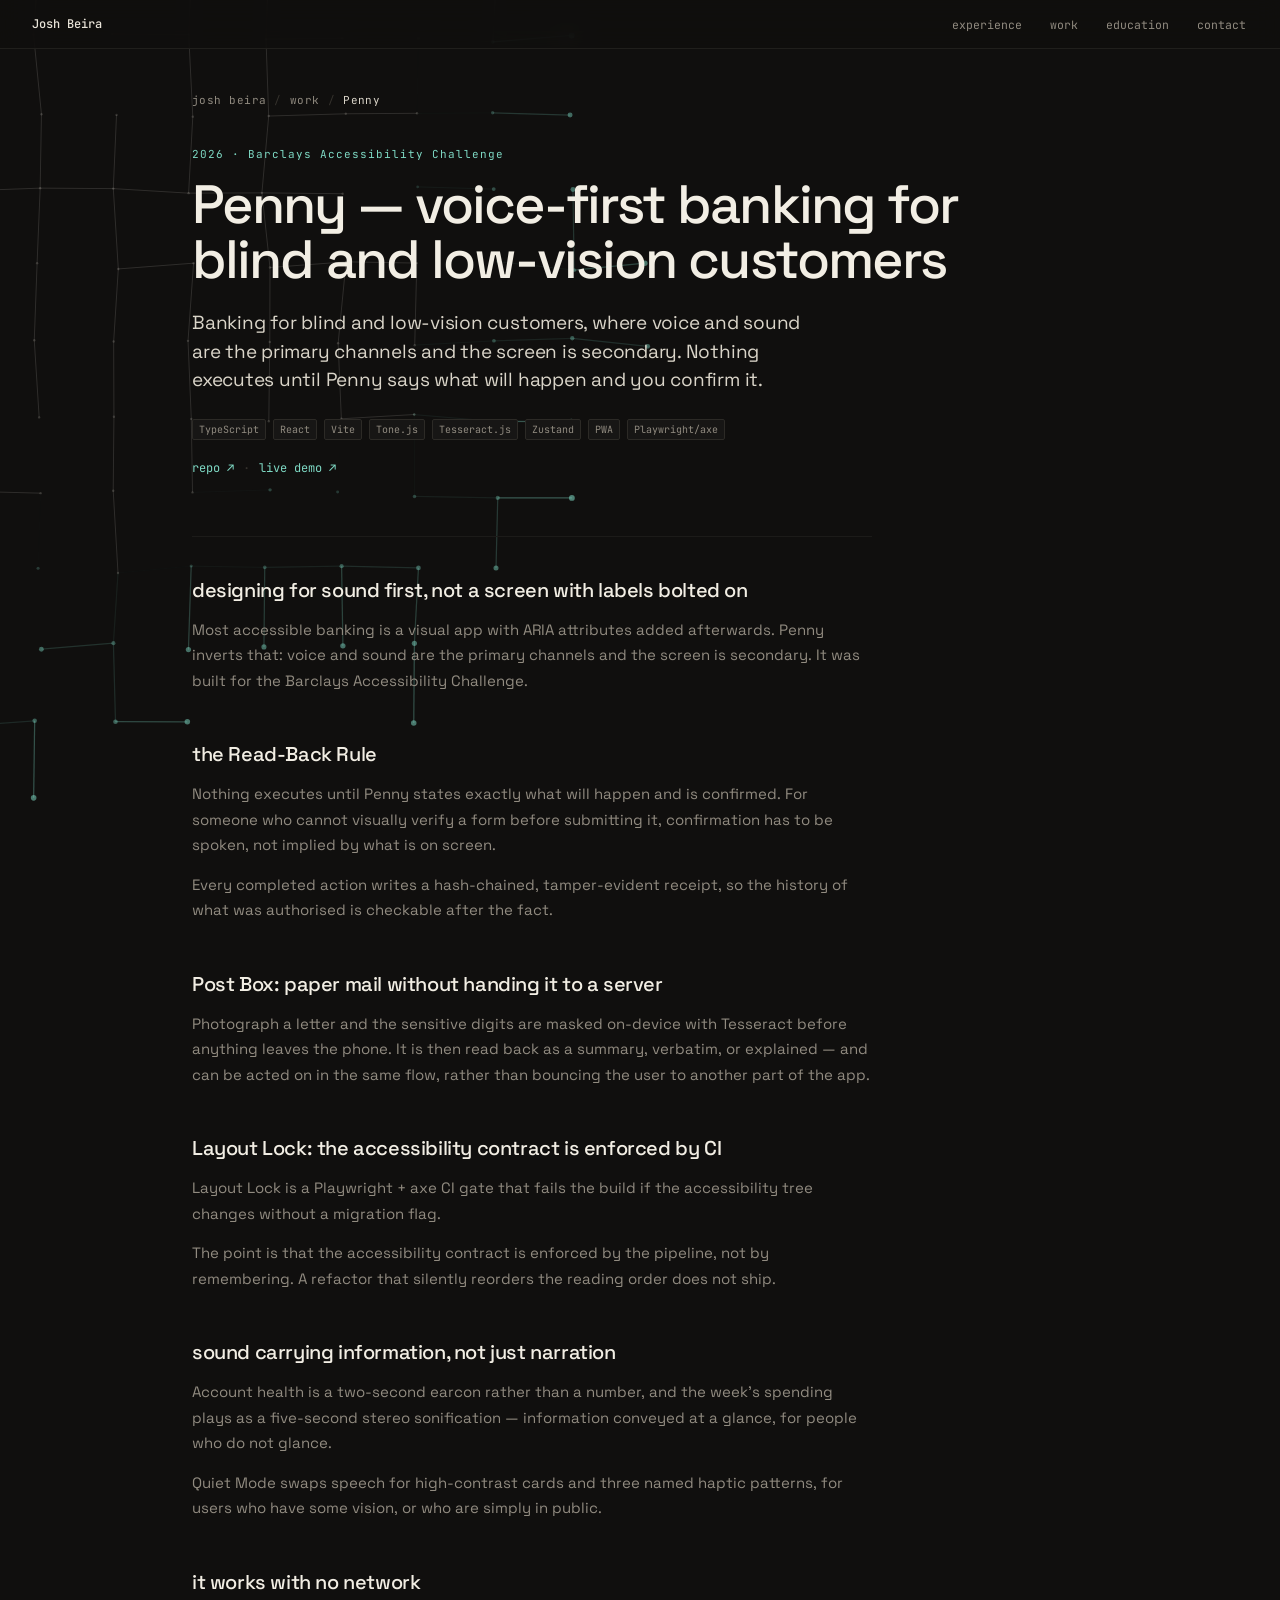
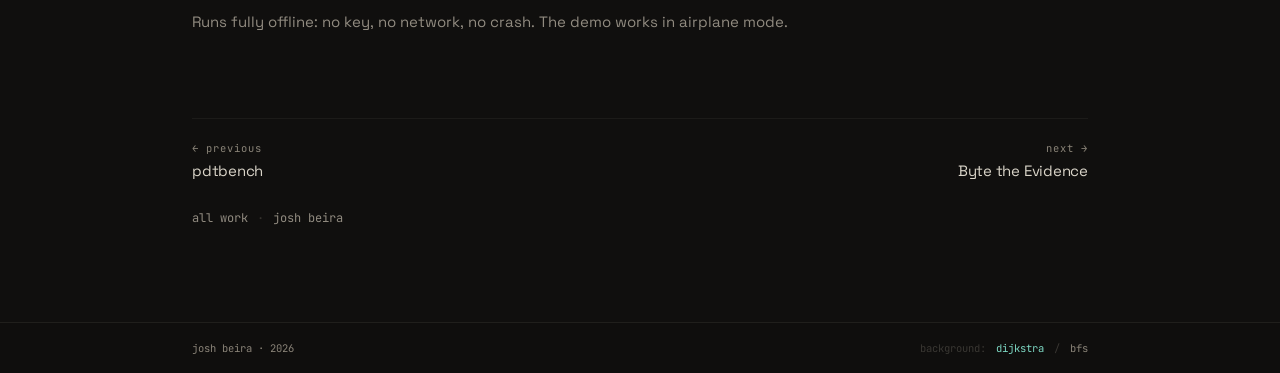
<file: work/penny/index.html>
<!DOCTYPE html>
<html lang="en-GB">
<head>
<meta charset="utf-8">
<meta name="viewport" content="width=device-width, initial-scale=1">

<title>Penny — voice-first accessible banking | Josh Beira</title>
<meta name="description" content="Voice-first banking for blind and low-vision customers — nothing executes until Penny says what will happen and you confirm it. Barclays Accessibility Challenge.">
<meta name="author" content="Josh Beira">
<meta name="robots" content="index, follow, max-image-preview:large, max-snippet:-1">
<meta name="theme-color" content="#100F0E">
<meta name="color-scheme" content="dark">

<link rel="canonical" href="https://joshbeira.com/work/penny/">
<meta property="og:url" content="https://joshbeira.com/work/penny/">
<meta property="og:type" content="article">
<meta property="article:published_time" content="2026-03-01">
<meta property="article:author" content="Josh Beira">
<meta property="og:locale" content="en_GB">
<meta property="og:title" content="Penny — voice-first accessible banking | Josh Beira">
<meta property="og:description" content="Voice-first banking for blind and low-vision customers — nothing executes until Penny says what will happen and you confirm it. Barclays Accessibility Challenge.">
<meta property="og:site_name" content="Josh Beira">
<meta property="og:image" content="https://joshbeira.com/og.png">
<meta property="og:image:width" content="1200">
<meta property="og:image:height" content="630">
<meta property="og:image:alt" content="Josh Beira — machine learning and real-time systems">
<meta name="twitter:card" content="summary_large_image">
<meta name="twitter:title" content="Penny — voice-first accessible banking | Josh Beira">
<meta name="twitter:description" content="Voice-first banking for blind and low-vision customers — nothing executes until Penny says what will happen and you confirm it. Barclays Accessibility Challenge.">
<meta name="twitter:image" content="https://joshbeira.com/og.png">

<link rel="icon" href="/favicon-32.png" sizes="32x32" type="image/png">
<link rel="icon" href="/icon-192.png" sizes="192x192" type="image/png">
<link rel="apple-touch-icon" href="/apple-touch-icon.png">
<link rel="manifest" href="/site.webmanifest">

<link rel="preconnect" href="https://fonts.googleapis.com">
<link rel="preconnect" href="https://fonts.gstatic.com" crossorigin>
<link href="https://fonts.googleapis.com/css2?family=Space+Grotesk:wght@400;500;600&family=JetBrains+Mono:wght@400;500&display=swap" rel="stylesheet">
<link rel="stylesheet" href="/styles.css">

<script type="application/ld+json">
{
  "@context": "https://schema.org",
  "@graph": [
    {
      "@type": "Person",
      "@id": "https://joshbeira.com/#person",
      "name": "Josh Beira",
      "url": "https://joshbeira.com/",
      "sameAs": [
        "https://github.com/joshbeira",
        "https://linkedin.com/in/josh-beira"
      ]
    },
    {
      "@type": "WebSite",
      "@id": "https://joshbeira.com/#website",
      "url": "https://joshbeira.com/",
      "name": "Josh Beira",
      "inLanguage": "en-GB",
      "publisher": {
        "@id": "https://joshbeira.com/#person"
      }
    },
    {
      "@type": "BreadcrumbList",
      "itemListElement": [
        {
          "@type": "ListItem",
          "position": 1,
          "name": "josh beira",
          "item": "https://joshbeira.com/"
        },
        {
          "@type": "ListItem",
          "position": 2,
          "name": "work",
          "item": "https://joshbeira.com/work/"
        },
        {
          "@type": "ListItem",
          "position": 3,
          "name": "Penny"
        }
      ]
    },
    {
      "@type": "WebPage",
      "@id": "https://joshbeira.com/work/penny/#webpage",
      "url": "https://joshbeira.com/work/penny/",
      "name": "Penny — voice-first accessible banking | Josh Beira",
      "description": "Voice-first banking for blind and low-vision customers — nothing executes until Penny says what will happen and you confirm it. Barclays Accessibility Challenge.",
      "inLanguage": "en-GB",
      "isPartOf": {
        "@id": "https://joshbeira.com/#website"
      },
      "primaryImageOfPage": "https://joshbeira.com/og.png",
      "about": {
        "@id": "https://joshbeira.com/work/penny/#project"
      },
      "author": {
        "@id": "https://joshbeira.com/#person"
      }
    },
    {
      "@type": "SoftwareSourceCode",
      "@id": "https://joshbeira.com/work/penny/#project",
      "name": "Penny — voice-first banking for blind and low-vision customers",
      "headline": "Penny — voice-first banking for blind and low-vision customers",
      "abstract": "Banking for blind and low-vision customers, where voice and sound are the primary channels and the screen is secondary. Nothing executes until Penny says what will happen and you confirm it.",
      "description": "Voice-first banking for blind and low-vision customers — nothing executes until Penny says what will happen and you confirm it. Barclays Accessibility Challenge.",
      "url": "https://joshbeira.com/work/penny/",
      "codeRepository": "https://github.com/joshbeira/Penny",
      "programmingLanguage": [
        "TypeScript"
      ],
      "runtimePlatform": [
        "TypeScript",
        "React",
        "Vite",
        "Tone.js",
        "Tesseract.js",
        "Zustand",
        "PWA",
        "Playwright/axe"
      ],
      "keywords": "accessibility, screen reader, blind and low vision, voice interface, sonification, earcons, WCAG, on-device OCR, progressive web app",
      "datePublished": "2026-03-01",
      "inLanguage": "en-GB",
      "author": {
        "@id": "https://joshbeira.com/#person"
      },
      "creator": {
        "@id": "https://joshbeira.com/#person"
      },
      "isPartOf": {
        "@id": "https://joshbeira.com/#selected-work"
      },
      "sameAs": [
        "https://hey-penny.vercel.app"
      ]
    }
  ]
}
</script>
</head>
<body>

<a class="skip" href="#top">Skip to content</a>
<canvas id="bg" class="bg-canvas" aria-hidden="true"></canvas>

<div class="page">

  <header class="site-header">
    <a class="brand" href="/">
      <span class="brand__name">Josh Beira</span>
    </a>
    <nav class="nav" aria-label="Sections">
      <a href="/#experience">experience</a>
      <a href="/work/">work</a>
      <a href="/#education">education</a>
      <a href="/#contact">contact</a>
    </nav>
  </header>

  <main id="top" class="wrap" tabindex="-1">
    <nav class="crumbs" aria-label="Breadcrumb">
      <ol>
        <li><a href="/">josh beira</a></li>
        <li><a href="/work/">work</a></li>
        <li aria-current="page">Penny</li>
      </ol>
    </nav>

    <article class="case">
      <p class="case__kicker">2026 · Barclays Accessibility Challenge</p>
      <h1 class="case__title">Penny — voice-first banking for blind and low-vision customers</h1>
      <p class="case__lead">Banking for blind and low-vision customers, where voice and sound are the primary channels and the screen is secondary. Nothing executes until Penny says what will happen and you confirm it.</p>
      <p class="case__tags"><span class="work-row__tag">TypeScript</span><span class="work-row__tag">React</span><span class="work-row__tag">Vite</span><span class="work-row__tag">Tone.js</span><span class="work-row__tag">Tesseract.js</span><span class="work-row__tag">Zustand</span><span class="work-row__tag">PWA</span><span class="work-row__tag">Playwright/axe</span></p>
      <p class="case__links"><a href="https://github.com/joshbeira/Penny" rel="noopener" target="_blank">repo ↗</a><span class="hero__sep" aria-hidden="true">·</span><a href="https://hey-penny.vercel.app" rel="noopener" target="_blank">live demo ↗</a></p>

      <div class="case__body">
        <h2>designing for sound first, not a screen with labels bolted on</h2>
        <p>Most accessible banking is a visual app with ARIA attributes added afterwards. Penny inverts that: voice and sound are the primary channels and the screen is secondary. It was built for the Barclays Accessibility Challenge.</p>
        <h2>the Read-Back Rule</h2>
        <p>Nothing executes until Penny states exactly what will happen and is confirmed. For someone who cannot visually verify a form before submitting it, confirmation has to be spoken, not implied by what is on screen.</p>
        <p>Every completed action writes a hash-chained, tamper-evident receipt, so the history of what was authorised is checkable after the fact.</p>
        <h2>Post Box: paper mail without handing it to a server</h2>
        <p>Photograph a letter and the sensitive digits are masked on-device with Tesseract before anything leaves the phone. It is then read back as a summary, verbatim, or explained — and can be acted on in the same flow, rather than bouncing the user to another part of the app.</p>
        <h2>Layout Lock: the accessibility contract is enforced by CI</h2>
        <p>Layout Lock is a Playwright + axe CI gate that fails the build if the accessibility tree changes without a migration flag.</p>
        <p>The point is that the accessibility contract is enforced by the pipeline, not by remembering. A refactor that silently reorders the reading order does not ship.</p>
        <h2>sound carrying information, not just narration</h2>
        <p>Account health is a two-second earcon rather than a number, and the week’s spending plays as a five-second stereo sonification — information conveyed at a glance, for people who do not glance.</p>
        <p>Quiet Mode swaps speech for high-contrast cards and three named haptic patterns, for users who have some vision, or who are simply in public.</p>
        <h2>it works with no network</h2>
        <p>Runs fully offline: no key, no network, no crash. The demo works in airplane mode.</p>
      </div>
    </article>

    <nav class="case-nav" aria-label="More work">
      <a class="case-nav__prev" href="/work/pdtbench/"><span class="case-nav__dir">← previous</span><span class="case-nav__name">pdtbench</span></a>
      <a class="case-nav__next" href="/work/byte-the-evidence/"><span class="case-nav__dir">next →</span><span class="case-nav__name">Byte the Evidence</span></a>
    </nav>

    <p class="case-back"><a href="/work/">all work</a><span class="hero__sep" aria-hidden="true">·</span><a href="/">josh beira</a></p>

  </main>

  <footer class="site-footer">
    <div class="site-footer__inner">
      <span>josh beira · 2026</span>
      <span class="bg-toggle" role="group" aria-label="Background animation">
        <span class="bg-toggle__label">background:</span>
        <button type="button" class="bg-btn is-on" data-bg-mode="lattice" aria-pressed="true">dijkstra</button>
        <span class="bg-toggle__sep" aria-hidden="true">/</span>
        <button type="button" class="bg-btn" data-bg-mode="wavefront" aria-pressed="false">bfs</button>
      </span>
    </div>
  </footer>

</div>

<script src="/scripts/background.js" defer></script>
</body>
</html>
</file>
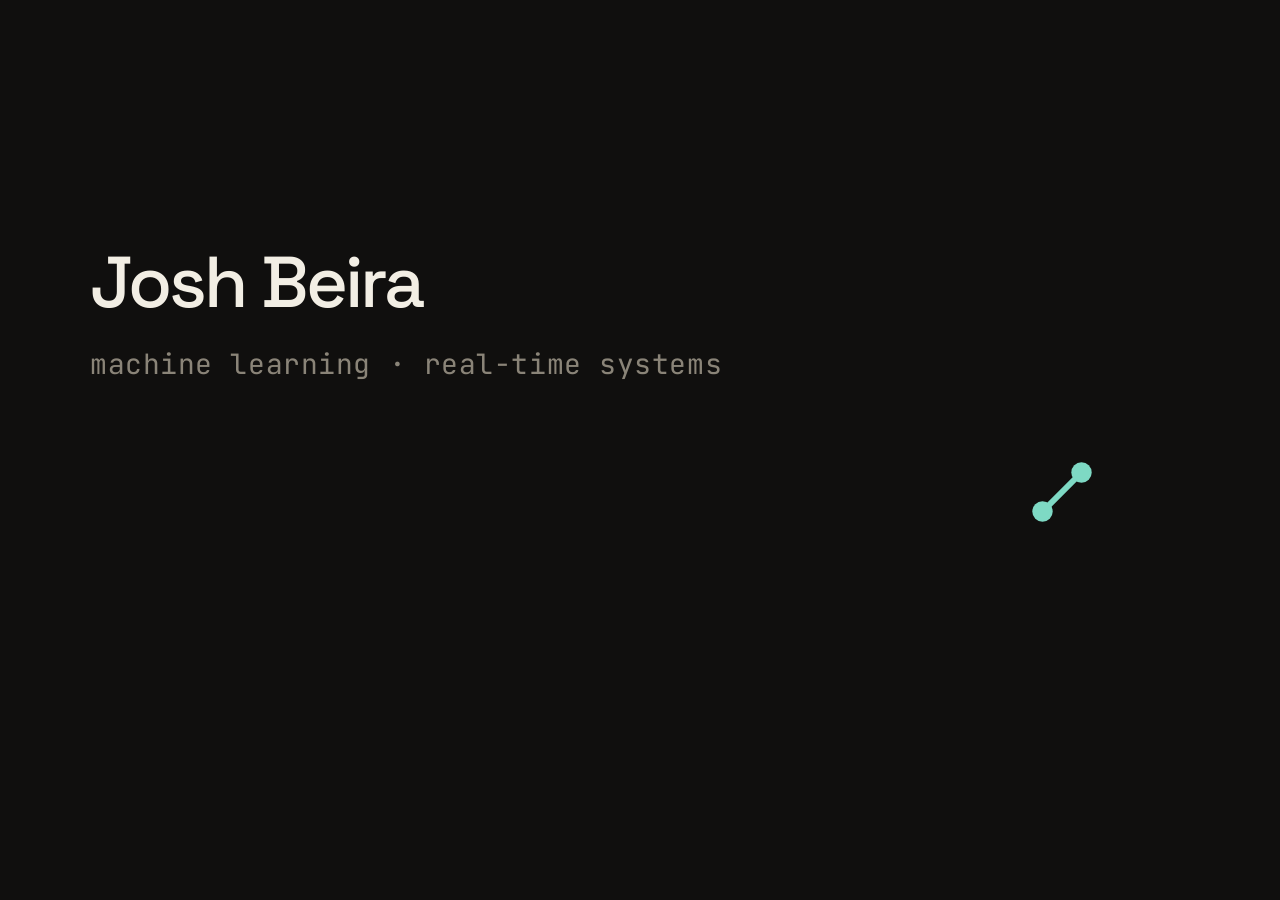
<file: tools/og.html>
<!DOCTYPE html>
<html lang="en">
<head>
<meta charset="utf-8">
<meta name="robots" content="noindex, nofollow">
<title>Josh Beira — og:image</title>
<link rel="preconnect" href="https://fonts.googleapis.com">
<link rel="preconnect" href="https://fonts.gstatic.com" crossorigin>
<link href="https://fonts.googleapis.com/css2?family=Space+Grotesk:wght@400;500;600&family=JetBrains+Mono:wght@400;500&display=swap" rel="stylesheet">
<style>
  /* Values lifted from styles.css (:root) and favicon.svg. Nothing guessed. */
  :root {
    --bg:          #100F0E;
    --border:      #2C2A26;
    --faint:       #8A8478;
    --ink-bright:  #F2EEE4;
    --accent:      #7ED9C4;
    --sans: 'Space Grotesk', system-ui, sans-serif;
    --mono: 'JetBrains Mono', ui-monospace, SFMono-Regular, Menlo, monospace;
  }

  * { box-sizing: border-box; }

  html, body { margin: 0; padding: 0; }

  body {
    width: 1200px;
    height: 630px;
    overflow: hidden;
    background: var(--bg);
    color: var(--ink-bright);
    font-family: var(--sans);
    -webkit-font-smoothing: antialiased;
  }

  .card {
    position: relative;
    width: 1200px;
    height: 630px;
    padding: 90px;
    display: flex;
    flex-direction: column;
    justify-content: center;
  }

  .name {
    margin: 0;
    font-size: 72px;
    font-weight: 500;
    line-height: 1;
    letter-spacing: -0.04em;
    color: var(--ink-bright);
  }

  .tag {
    margin: 26px 0 0;
    font-family: var(--mono);
    font-size: 28px;
    line-height: 1.4;
    letter-spacing: 0.02em;
    color: var(--faint);
  }

  .glyph {
    position: absolute;
    right: 90px;
    bottom: 90px;
    width: 96px;
    height: 96px;
  }
</style>
</head>
<body>
  <div class="card">
    <h1 class="name">Josh Beira</h1>
    <p class="tag">machine learning · real-time systems</p>

    <svg class="glyph" viewBox="0 0 32 32" role="img" aria-label="Josh Beira">
      <path d="M9.5 22.5 L22.5 9.5" stroke="#7ED9C4" stroke-width="2" stroke-linecap="round"/>
      <circle cx="9.5" cy="22.5" r="3.4" fill="#7ED9C4"/>
      <circle cx="22.5" cy="9.5" r="3.4" fill="#7ED9C4"/>
    </svg>
  </div>
</body>
</html>
</file>
<file: styles.css>
/* ==========================================================================
   Josh Beira — portfolio
   Ported from the Claude Design canvas "Josh Beira - Portfolio v2.dc.html".
   Every value here is taken from that design; the only additions are the
   focus, skip-link and scroll-margin rules the canvas format had no slot for.
   ========================================================================== */

/* --- tokens ---------------------------------------------------------------- */

:root {
  /* ground + rules */
  --bg:          #100F0E;
  --bg-elev:     #171615;
  --rule-soft:   #1C1B19;
  --rule:        #201F1C;
  --border:      #2C2A26;
  --sep:         #35322D;
  --dot-dim:     #3A3833;

  /* ink */
  /* The design's #7A756B measured 4.18:1 on the ground — under the 4.5:1 AA
     floor for the small mono meta text this drives. Nudged to 5.16:1. */
  --faint:       #8A8478;
  --muted:       #918B80;
  --ink-dim:     #DAD5C9;
  --ink:         #E9E4D9;
  --ink-bright:  #F2EEE4;

  --accent:      #7ED9C4;

  --sans: 'Space Grotesk', system-ui, sans-serif;
  --mono: 'JetBrains Mono', ui-monospace, SFMono-Regular, Menlo, monospace;

  --gutter: clamp(20px, 5vw, 32px);
  --measure: 960px;
  --header-h: 48px;
}

/* --- base ------------------------------------------------------------------ */

* { box-sizing: border-box; }

html { scroll-behavior: smooth; }

body {
  margin: 0;
  padding: 0;
  min-height: 100vh;
  overflow-x: hidden;
  background: var(--bg);
  color: var(--ink);
  font-family: var(--sans);
  -webkit-font-smoothing: antialiased;
}

a { color: var(--accent); text-decoration: none; }
a:hover { color: var(--ink); }

h1, h2, h3, p { margin: 0; }

code { font-family: var(--mono); font-size: 0.9em; color: var(--ink); }

::selection { background: var(--accent); color: var(--bg); }
::-webkit-scrollbar { width: 10px; }
::-webkit-scrollbar-track { background: var(--bg); }
::-webkit-scrollbar-thumb { background: var(--border); }

/* focus + skip link (not in the design; the design defines no focus state) */

:focus-visible {
  outline: 2px solid var(--accent);
  outline-offset: 3px;
  border-radius: 2px;
}
main:focus { outline: none; }

.skip {
  position: absolute;
  left: 12px;
  top: -64px;
  z-index: 100;
  padding: 10px 14px;
  background: var(--bg-elev);
  border: 1px solid var(--border);
  color: var(--ink);
  font-family: var(--mono);
  font-size: 12px;
  transition: top 140ms ease;
}
.skip:focus { top: 12px; }

/* stage */

.bg-canvas {
  position: fixed;
  inset: 0;
  width: 100%;
  height: 100%;
  z-index: 0;
  pointer-events: none;
}

.page { position: relative; z-index: 1; }

.wrap {
  max-width: var(--measure);
  margin: 0 auto;
  padding: 0 var(--gutter);
}

/* section scaffolding, shared by work, experience, education and contact */

.section { padding: clamp(60px, 10vw, 88px) 0 0; }
.section--contact { padding-bottom: clamp(72px, 12vw, 104px); }

section[id] { scroll-margin-top: calc(var(--header-h) + 16px); }

.section__head {
  display: flex;
  align-items: baseline;
  gap: 14px;
  margin-bottom: 32px;
}
.section__head--wide { margin-bottom: 36px; }

.section__head h2 {
  font-family: var(--mono);
  font-size: 11px;
  font-weight: 500;
  letter-spacing: 0.09em;
  color: var(--ink-dim);
}
.section__rule { flex: 1; height: 1px; background: var(--rule); }
.section__count { font-family: var(--mono); font-size: 11px; color: var(--faint); }

.list-end { border-top: 1px solid var(--rule-soft); }

/* --- nav ------------------------------------------------------------------- */

.site-header {
  position: sticky;
  top: 0;
  z-index: 10;
  display: flex;
  flex-wrap: wrap;
  align-items: center;
  justify-content: space-between;
  gap: 0 20px;
  padding: 2px var(--gutter);
  background: rgba(16, 15, 14, 0.78);
  -webkit-backdrop-filter: blur(12px);
  backdrop-filter: blur(12px);
  border-bottom: 1px solid var(--rule);
}

.brand {
  display: flex;
  align-items: baseline;
  gap: 9px;
  padding: 14px 0;
  color: var(--ink);
}
.brand__name { font-family: var(--mono); font-size: 12px; font-weight: 500; }

.nav {
  display: flex;
  flex-wrap: wrap;
  align-items: center;
  gap: 8px clamp(14px, 3.4vw, 24px);
  font-family: var(--mono);
  font-size: 11.5px;
}
.nav a { padding: 14px 2px; color: var(--muted); }
.nav a:hover { color: var(--ink); }

/* --- hero ------------------------------------------------------------------ */

.hero {
  min-height: calc(100svh - var(--header-h));
  padding: clamp(56px, 11vw, 96px) 0 clamp(48px, 9vw, 80px);
  display: flex;
  flex-direction: column;
  justify-content: center;
}

/* Text column and photo side by side, both ranged left, so the two body
   paragraphs read off a single left edge instead of a centred rag. */
.hero__inner {
  width: 100%;
  display: grid;
  grid-template-columns: minmax(0, 1fr) auto;
  gap: clamp(26px, 4vw, 48px);
  align-items: center;
}

.hero__text { grid-column: 1; grid-row: 1; min-width: 0; }

.hero__photo {
  display: block;
  grid-column: 2;
  grid-row: 1;
  width: clamp(150px, 20vw, 260px);
  aspect-ratio: 1;
  height: auto;
  margin: 0;
  border-radius: 50%;
  object-fit: cover;
  object-position: 50% 70%;
  border: 1px solid var(--border);
}

.hero__sep { color: var(--sep); }

.hero__name {
  font-size: clamp(40px, 10.5vw, 82px);
  line-height: 0.95;
  letter-spacing: -0.04em;
  font-weight: 500;
  color: var(--ink-bright);
}

.hero__lead {
  margin: 24px 0 0;
  max-width: 34ch;
  font-size: clamp(17px, 4.6vw, 20px);
  line-height: 1.4;
  letter-spacing: -0.015em;
  color: var(--ink-dim);
  text-wrap: pretty;
}

.hero__body {
  margin: 20px 0 0;
  max-width: 56ch;
  font-size: 15px;
  line-height: 1.65;
  color: var(--muted);
  text-wrap: pretty;
}

.hero__links {
  display: flex;
  flex-wrap: wrap;
  align-items: center;
  gap: 9px;
  margin-top: 26px;
  font-family: var(--mono);
  font-size: 12px;
  color: var(--ink-dim);
}
.hero__links a { color: var(--ink-dim); }
.hero__links a:hover { color: var(--accent); }

/* --- work ------------------------------------------------------------------ */

.work-row {
  display: flex;
  flex-wrap: wrap;
  gap: 16px 28px;
  align-items: flex-start;
  padding: 26px 12px 26px 0;
  border-top: 1px solid var(--rule-soft);
  color: var(--ink);
  transition: background 160ms ease, padding 160ms ease;
}
.work-row:hover { background: var(--bg-elev); padding-left: 12px; }

.work-row__num {
  flex: 0 0 22px;
  font-family: var(--mono);
  font-size: 11px;
  color: var(--accent);
  padding-top: 5px;
}

.work-row__body { flex: 1 1 260px; min-width: 0; }

.work-row__title {
  font-size: clamp(17px, 4.4vw, 19px);
  letter-spacing: -0.02em;
  line-height: 1.3;
  font-weight: 500;
  color: var(--ink-bright);
  text-wrap: pretty;
}
.work-row__title a { color: inherit; text-decoration: none; }
.work-row__title a:hover,
.work-row:hover .work-row__title a { text-decoration: underline; }

.work-row__meta {
  margin-top: 9px;
  font-family: var(--mono);
  font-size: 11px;
  line-height: 1.5;
  color: var(--faint);
}

.work-row__summary {
  margin-top: 11px;
  max-width: 64ch;
  font-size: 14px;
  line-height: 1.6;
  color: var(--ink-dim);
  text-wrap: pretty;
}

.work-row__bullets {
  list-style: none;
  margin: 22px 0 0;
  padding-left: 0;
  max-width: 64ch;
  font-size: 14px;
  line-height: 1.6;
  color: var(--muted);
}
.work-row__bullets li {
  position: relative;
  padding-left: 1.4em;
  text-wrap: pretty;
}
.work-row__bullets li + li { margin-top: 9px; }
.work-row__bullets li::before {
  content: "—";
  position: absolute;
  left: 0;
  color: var(--faint);
}

.work-row__tags {
  display: flex;
  flex-wrap: wrap;
  align-content: flex-start;
  gap: 5px;
  margin-top: 16px;
}

.work-row__tag {
  font-family: var(--mono);
  font-size: 10px;
  color: var(--muted);
  border: 1px solid var(--border);
  border-radius: 2px;
  padding: 3px 6px;
  background: var(--bg-elev);
}

.work-row__links {
  display: flex;
  flex-wrap: wrap;
  align-items: center;
  gap: 9px;
  margin-top: 16px;
  font-family: var(--mono);
  font-size: 12px;
  color: var(--ink-dim);
}
.work-row__links a { color: var(--ink-dim); }
.work-row__links a:hover { color: var(--accent); }

/* --- disclosure ------------------------------------------------------------ */

/* Shared by work cards and experience entries: one closed <details> per item,
   holding the long copy the collapsed paragraph stands in for. */

.disclose { margin-top: 16px; }

.disclose summary {
  display: inline-flex;
  align-items: center;
  gap: 6px;
  width: fit-content;
  list-style: none;
  cursor: pointer;
  font-family: var(--mono);
  font-size: 11px;
  line-height: 1.5;
  color: var(--faint);
}
.disclose summary::-webkit-details-marker { display: none; }
.disclose summary:hover,
.disclose summary:focus-visible { color: var(--ink); }

.disclose__caret { transition: transform 150ms ease; }
.disclose[open] > summary .disclose__caret { transform: rotate(180deg); }

.disclose__panel { margin-top: 11px; }

/* --- experience ------------------------------------------------------------ */

.tl-item { display: flex; flex-wrap: wrap; align-items: flex-start; }

.tl-when {
  flex: 0 1 156px;
  min-width: 140px;
  font-family: var(--mono);
  font-size: 11px;
  line-height: 1.5;
  color: var(--faint);
  padding: 24px 20px 4px 0;
}

.tl-body {
  flex: 1 1 300px;
  min-width: 0;
  padding: 24px 0 30px clamp(18px, 3vw, 28px);
  border-left: 1px solid var(--rule);
  position: relative;
}
.tl-item:last-child .tl-body { padding-bottom: 6px; }

.tl-dot {
  position: absolute;
  left: -3.5px;
  top: 30px;
  width: 6px;
  height: 6px;
  border-radius: 50%;
  background: var(--accent);
}

.tl-role {
  font-size: clamp(15.5px, 4.2vw, 16.5px);
  letter-spacing: -0.015em;
  font-weight: 500;
  line-height: 1.35;
  color: var(--ink-bright);
  text-wrap: pretty;
}

.tl-org {
  margin-top: 5px;
  font-family: var(--mono);
  font-size: 11.5px;
  line-height: 1.5;
  color: var(--accent);
}

.tl-item__prior {
  margin-top: 5px;
  font-family: var(--mono);
  font-size: 11px;
  line-height: 1.5;
  color: var(--faint);
}

.tl-note,
.tl-item__summary {
  margin-top: 11px;
  max-width: 64ch;
  font-size: 14px;
  line-height: 1.65;
  color: var(--muted);
  text-wrap: pretty;
}

/* --- education ------------------------------------------------------------- */

/* Education reuses the experience timeline rules above (.tl-item, .tl-when,
   .tl-body, .tl-dot, .tl-role, .tl-org, .tl-note) and adds none of its own. */

/* --- contact --------------------------------------------------------------- */

.contact-grid {
  display: flex;
  flex-wrap: wrap;
  gap: clamp(32px, 6vw, 40px) 64px;
  align-items: flex-start;
}

.contact-main { flex: 1 1 340px; min-width: 0; }

.contact-email {
  display: inline-block;
  max-width: 100%;
  word-break: break-word;
  font-size: clamp(21px, 6.2vw, 42px);
  letter-spacing: -0.035em;
  font-weight: 500;
  line-height: 1.1;
  color: var(--ink-bright);
  border-bottom: 1px solid var(--accent);
  padding-bottom: 4px;
}
.contact-email:hover { color: var(--accent); }

.contact-note {
  margin-top: 22px;
  max-width: 46ch;
  font-size: 15px;
  line-height: 1.65;
  color: var(--muted);
  text-wrap: pretty;
}

.contact-links {
  flex: 0 1 260px;
  min-width: 200px;
  display: flex;
  flex-direction: column;
  font-family: var(--mono);
  font-size: 12px;
}
.contact-links__rule { height: 1px; background: var(--rule); margin-bottom: 5px; }
.contact-links a {
  display: flex;
  justify-content: space-between;
  padding: 8px 0;
  color: var(--ink-dim);
}
.contact-links a:hover { color: var(--accent); }
.contact-links__key { color: var(--faint); }

/* --- footer ---------------------------------------------------------------- */

.site-footer {
  border-top: 1px solid var(--rule);
  background: rgba(16, 15, 14, 0.72);
}

.site-footer__inner {
  max-width: var(--measure);
  margin: 0 auto;
  padding: 18px var(--gutter);
  display: flex;
  flex-wrap: wrap;
  justify-content: space-between;
  align-items: center;
  gap: 10px 20px;
  font-family: var(--mono);
  font-size: 10.5px;
  color: var(--faint);
}

.bg-toggle { display: flex; align-items: center; gap: 10px; }
.bg-toggle__label { color: var(--dot-dim); }
.bg-toggle__sep { color: var(--dot-dim); }

.bg-btn {
  font-family: var(--mono);
  font-size: 10.5px;
  line-height: 1;
  padding: 15px 8px;
  margin: -15px -8px;
  border: 0;
  background: transparent;
  cursor: pointer;
  color: var(--faint);
}
.bg-btn.is-on,
.bg-btn[aria-pressed="true"] { color: var(--accent); }

/* --- motion ---------------------------------------------------------------- */

@media (prefers-reduced-motion: reduce) {
  html { scroll-behavior: auto; }
  .skip,
  .work-row,
  .disclose__caret { transition: none; }
}

/* --- narrow ---------------------------------------------------------------- */

/* Below this the text column gets too narrow to sit beside the photo, so the
   photo goes back on top rather than being squeezed against the paragraphs. */
@media (max-width: 820px) {
  .hero__inner { grid-template-columns: minmax(0, 1fr); }
  .hero__photo { grid-column: 1; grid-row: 1; width: 150px; }
  .hero__text  { grid-column: 1; grid-row: 2; }
}

/* --- responsive hero picture ------------------------------------------------
   display:contents drops the <picture> out of the grid so the <img> inside stays
   the grid item and every .hero__photo rule above still applies unchanged. */
.hero__pic { display: contents; }

/* --- case-study pages (/work/…) --------------------------------------------
   Own page type, but every value below is an existing token; nothing new is
   introduced to the palette or the type scale. */

.crumbs {
  margin: clamp(28px, 6vw, 44px) 0 0;
  font-family: var(--mono);
  font-size: 11px;
  letter-spacing: 0.04em;
  color: var(--faint);
}
.crumbs ol {
  display: flex;
  flex-wrap: wrap;
  gap: 8px;
  margin: 0;
  padding: 0;
  list-style: none;
}
.crumbs li + li::before { content: "/"; margin-right: 8px; color: var(--sep); }
.crumbs a { color: var(--muted); }
.crumbs a:hover { color: var(--accent); }
.crumbs [aria-current="page"] { color: var(--ink-dim); }

.case { padding: clamp(26px, 5vw, 40px) 0 0; }

.case__kicker {
  font-family: var(--mono);
  font-size: 11px;
  letter-spacing: 0.09em;
  color: var(--accent);
}

.case__title {
  margin-top: 16px;
  max-width: 22ch;
  font-size: clamp(30px, 7.2vw, 54px);
  line-height: 1.02;
  letter-spacing: -0.035em;
  font-weight: 500;
  color: var(--ink-bright);
  text-wrap: pretty;
}

.case__lead {
  margin: 22px 0 0;
  max-width: 52ch;
  font-size: clamp(16px, 4.4vw, 19px);
  line-height: 1.5;
  letter-spacing: -0.012em;
  color: var(--ink-dim);
  text-wrap: pretty;
}

.case__tags {
  display: flex;
  flex-wrap: wrap;
  gap: 7px;
  margin-top: 24px;
}

.case__links {
  display: flex;
  flex-wrap: wrap;
  align-items: center;
  gap: 9px;
  margin-top: 20px;
  font-family: var(--mono);
  font-size: 12px;
}

.case__body {
  margin-top: clamp(40px, 7vw, 60px);
  padding-top: clamp(30px, 5vw, 40px);
  border-top: 1px solid var(--rule-soft);
  max-width: 68ch;
}

.case__body h2 {
  margin: clamp(34px, 6vw, 48px) 0 0;
  font-size: clamp(17px, 4.4vw, 20px);
  line-height: 1.3;
  letter-spacing: -0.02em;
  font-weight: 500;
  color: var(--ink-bright);
  text-wrap: pretty;
}
.case__body h2:first-child { margin-top: 0; }

.case__body p {
  margin-top: 14px;
  font-size: 15px;
  line-height: 1.7;
  color: var(--muted);
  text-wrap: pretty;
}
.case__body strong { color: var(--ink-dim); font-weight: 500; }

.case__body ul {
  margin: 16px 0 0;
  padding: 0;
  list-style: none;
}
.case__body ul li {
  position: relative;
  padding-left: 20px;
  margin-top: 10px;
  font-size: 15px;
  line-height: 1.7;
  color: var(--muted);
  text-wrap: pretty;
}
.case__body ul li::before {
  content: "";
  position: absolute;
  left: 2px;
  top: 11px;
  width: 5px;
  height: 1px;
  background: var(--accent);
}

/* prev / next */

.case-nav {
  display: flex;
  justify-content: space-between;
  gap: 20px;
  margin-top: clamp(56px, 9vw, 84px);
  padding-top: 22px;
  border-top: 1px solid var(--rule-soft);
}
.case-nav a { display: block; max-width: 24ch; color: var(--ink-dim); }
.case-nav__next { text-align: right; }
.case-nav__dir {
  display: block;
  font-family: var(--mono);
  font-size: 10.5px;
  letter-spacing: 0.09em;
  color: var(--faint);
}
.case-nav__name {
  display: block;
  margin-top: 6px;
  font-size: 15px;
  letter-spacing: -0.015em;
  text-wrap: pretty;
}
.case-nav a:hover .case-nav__name { color: var(--accent); }

.case-back {
  display: flex;
  flex-wrap: wrap;
  align-items: center;
  gap: 9px;
  margin: 30px 0 clamp(60px, 10vw, 96px);
  font-family: var(--mono);
  font-size: 12px;
}
.case-back a { color: var(--muted); }
.case-back a:hover { color: var(--accent); }

/* work hub */

.section--hub { padding-top: clamp(30px, 5vw, 44px); }
.section__head h1 {
  font-family: var(--mono);
  font-size: 11px;
  font-weight: 500;
  letter-spacing: 0.09em;
  color: var(--ink-dim);
}
a.section__count { color: var(--faint); }
a.section__count:hover { color: var(--accent); }

.hub__intro {
  max-width: 60ch;
  margin: -10px 0 6px;
  font-size: 15px;
  line-height: 1.65;
  color: var(--muted);
  text-wrap: pretty;
}
.section--hub .work-row__title { font-size: clamp(17px, 4.4vw, 19px); }

@media (max-width: 560px) {
  .case-nav { flex-direction: column; }
  .case-nav__next { text-align: left; }
}
</file>
